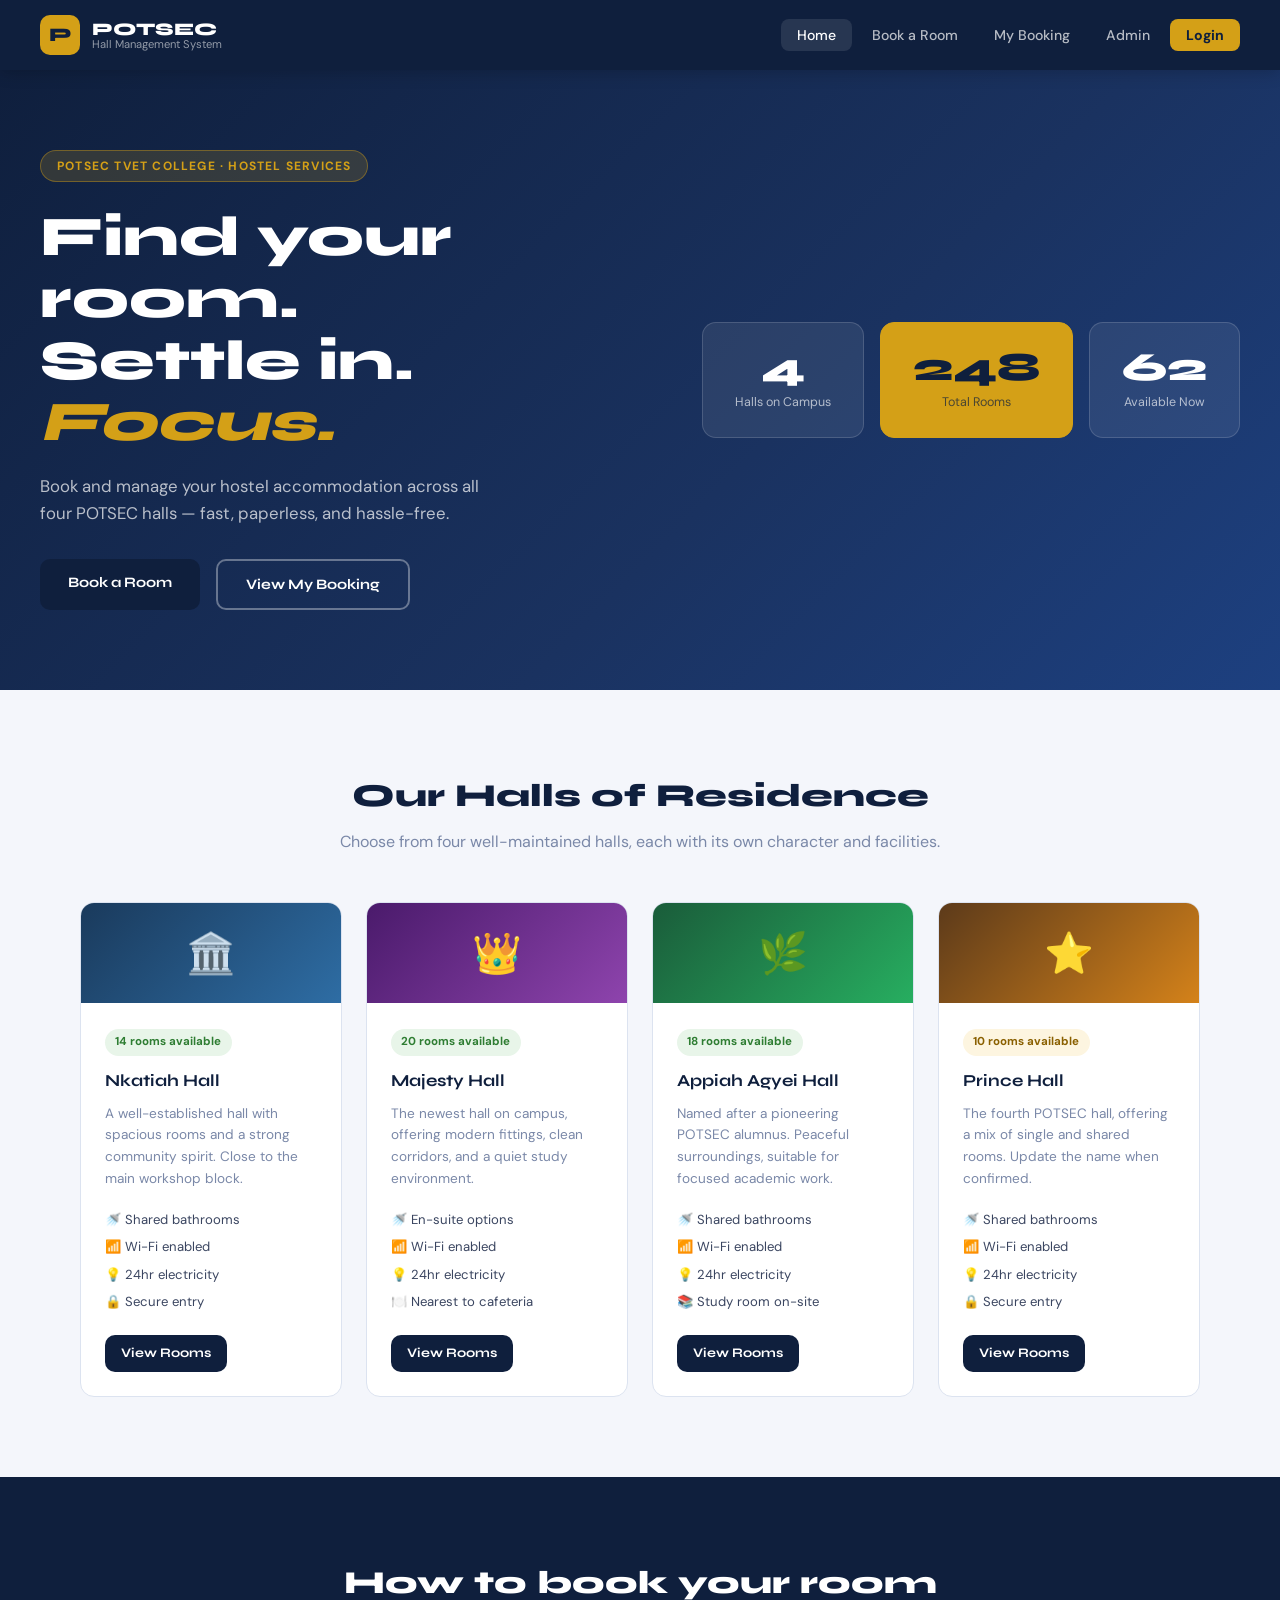
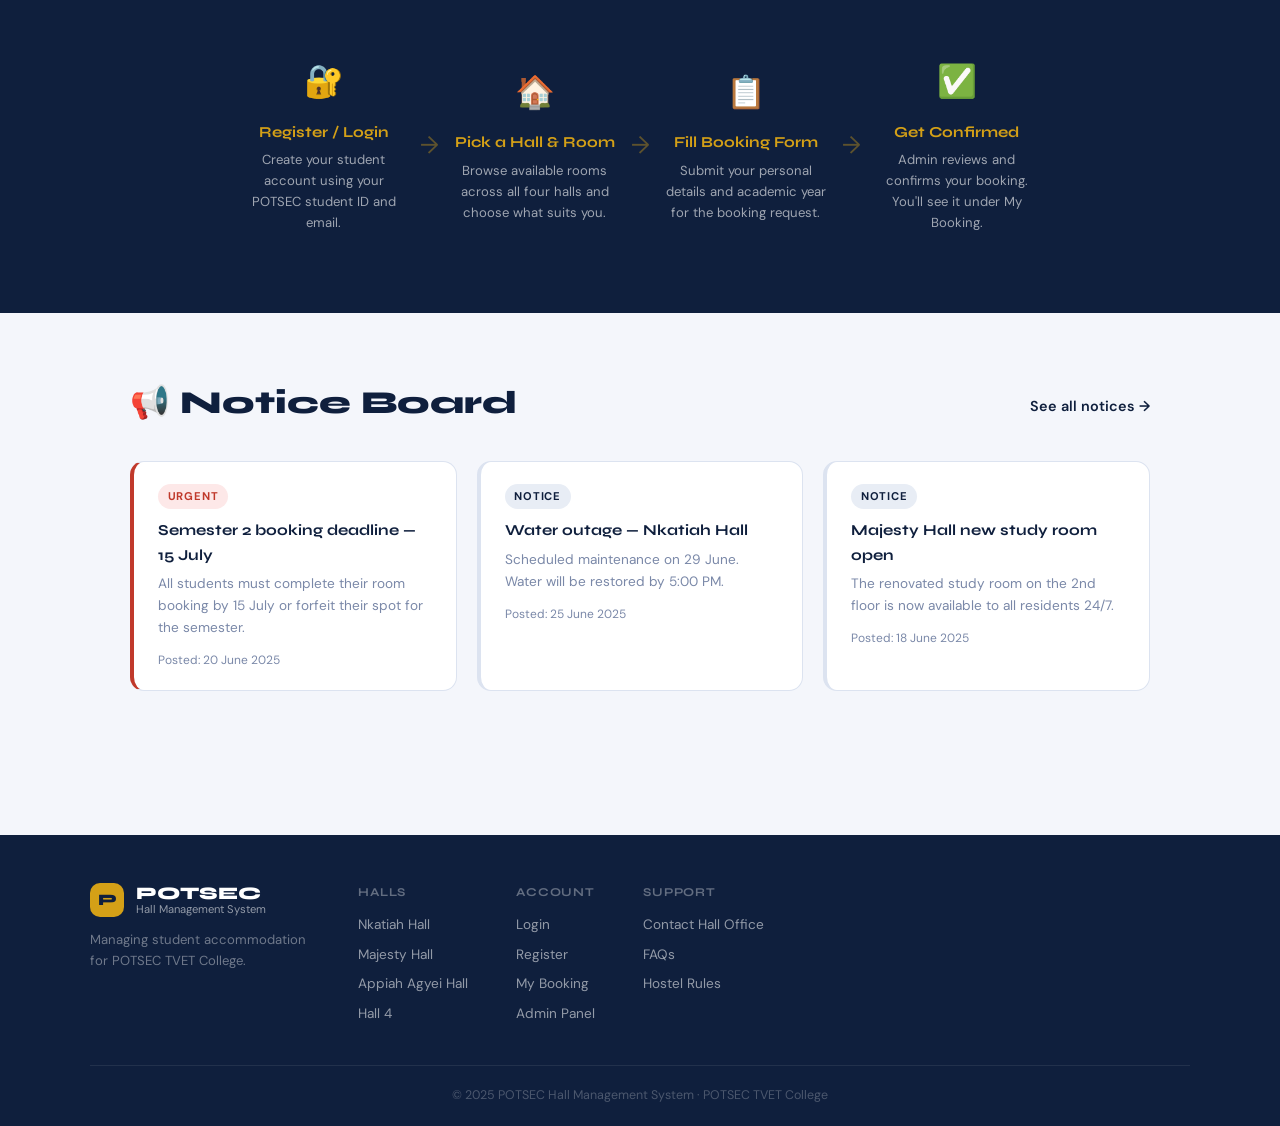
<file: index.html>
<!DOCTYPE html>
<html lang="en">
<head>
  <meta charset="UTF-8"/>
  <meta name="viewport" content="width=device-width, initial-scale=1.0"/>
  <title>POTSEC Hall Management System</title>
  <link rel="stylesheet" href="style.css"/>
  <link href="https://fonts.googleapis.com/css2?family=Syne:wght@400;600;700;800&family=DM+Sans:wght@400;500;600&display=swap" rel="stylesheet"/>
</head>
<body>

  <!-- NAVBAR -->
  <nav class="navbar">
    <a href="index.html" class="logo">
      <div class="logo-badge">P</div>
      <div>
        <div class="logo-name">POTSEC</div>
        <div class="logo-sub">Hall Management System</div>
      </div>
    </a>
    <ul class="nav-links">
      <li><a href="index.html" class="active">Home</a></li>
      <li><a href="rooms.html">Book a Room</a></li>
      <li><a href="mybooking.html">My Booking</a></li>
      <li><a href="admin.html">Admin</a></li>
      <li><a href="login.html" class="btn-nav">Login</a></li>
    </ul>
    <button class="menu-toggle" onclick="toggleMenu()">☰</button>
  </nav>

  <!-- HERO -->
  <section class="hero">
    <div class="hero-content">
      <span class="eyebrow">POTSEC TVET College · Hostel Services</span>
      <h1>Find your room.<br/>Settle in. <em>Focus.</em></h1>
      <p>Book and manage your hostel accommodation across all four POTSEC halls — fast, paperless, and hassle-free.</p>
      <div class="hero-actions">
        <a href="hall-rooms.html" class="btn-primary">Book a Room</a>
        <a href="hall-mybooking.html" class="btn-ghost">View My Booking</a>
      </div>
    </div>
    <div class="hero-stats">
      <div class="stat-card">
        <div class="stat-num">4</div>
        <div class="stat-label">Halls on Campus</div>
      </div>
      <div class="stat-card highlight">
        <div class="stat-num">248</div>
        <div class="stat-label">Total Rooms</div>
      </div>
      <div class="stat-card">
        <div class="stat-num">62</div>
        <div class="stat-label">Available Now</div>
      </div>
    </div>
  </section>

  <!-- HALLS OVERVIEW -->
  <section class="halls-section">
    <div class="section-head">
      <h2>Our Halls of Residence</h2>
      <p>Choose from four well-maintained halls, each with its own character and facilities.</p>
    </div>
    <div class="halls-grid">

      <div class="hall-card">
        <div class="hall-banner" style="background: linear-gradient(135deg,#1a3a5c,#2e6da4);">
          <span class="hall-icon">🏛️</span>
        </div>
        <div class="hall-body">
          <div class="hall-tag available">14 rooms available</div>
          <h3>Nkatiah Hall</h3>
          <p>A well-established hall with spacious rooms and a strong community spirit. Close to the main workshop block.</p>
          <ul class="hall-amenities">
            <li>🚿 Shared bathrooms</li>
            <li>📶 Wi-Fi enabled</li>
            <li>💡 24hr electricity</li>
            <li>🔒 Secure entry</li>
          </ul>
          <a href="hall-rooms.html?hall=nkatiah" class="btn-primary sm">View Rooms</a>
        </div>
      </div>

      <div class="hall-card">
        <div class="hall-banner" style="background: linear-gradient(135deg,#4a1a6b,#8e44ad);">
          <span class="hall-icon">👑</span>
        </div>
        <div class="hall-body">
          <div class="hall-tag available">20 rooms available</div>
          <h3>Majesty Hall</h3>
          <p>The newest hall on campus, offering modern fittings, clean corridors, and a quiet study environment.</p>
          <ul class="hall-amenities">
            <li>🚿 En-suite options</li>
            <li>📶 Wi-Fi enabled</li>
            <li>💡 24hr electricity</li>
            <li>🍽️ Nearest to cafeteria</li>
          </ul>
          <a href="hall-rooms.html?hall=majesty" class="btn-primary sm">View Rooms</a>
        </div>
      </div>

      <div class="hall-card">
        <div class="hall-banner" style="background: linear-gradient(135deg,#1a5c3a,#27ae60);">
          <span class="hall-icon">🌿</span>
        </div>
        <div class="hall-body">
          <div class="hall-tag available">18 rooms available</div>
          <h3>Appiah Agyei Hall</h3>
          <p>Named after a pioneering POTSEC alumnus. Peaceful surroundings, suitable for focused academic work.</p>
          <ul class="hall-amenities">
            <li>🚿 Shared bathrooms</li>
            <li>📶 Wi-Fi enabled</li>
            <li>💡 24hr electricity</li>
            <li>📚 Study room on-site</li>
          </ul>
          <a href="hall-rooms.html?hall=appiah" class="btn-primary sm">View Rooms</a>
        </div>
      </div>

      <div class="hall-card">
        <div class="hall-banner" style="background: linear-gradient(135deg,#5c3a1a,#d4821a);">
          <span class="hall-icon">⭐</span>
        </div>
        <div class="hall-body">
          <div class="hall-tag soon">10 rooms available</div>
          <h3>Prince Hall <span class="tbd"> </span></h3>
          <p>The fourth POTSEC hall, offering a mix of single and shared rooms. Update the name when confirmed.</p>
          <ul class="hall-amenities">
            <li>🚿 Shared bathrooms</li>
            <li>📶 Wi-Fi enabled</li>
            <li>💡 24hr electricity</li>
            <li>🔒 Secure entry</li>
          </ul>
          <a href="hall-rooms.html?hall=hall4" class="btn-primary sm">View Rooms</a>
        </div>
      </div>

    </div>
  </section>

  <!-- HOW IT WORKS -->
  <section class="how-section">
    <h2>How to book your room</h2>
    <div class="how-steps">
      <div class="how-step">
        <div class="how-icon">🔐</div>
        <h3>Register / Login</h3>
        <p>Create your student account using your POTSEC student ID and email.</p>
      </div>
      <div class="how-arrow">→</div>
      <div class="how-step">
        <div class="how-icon">🏠</div>
        <h3>Pick a Hall & Room</h3>
        <p>Browse available rooms across all four halls and choose what suits you.</p>
      </div>
      <div class="how-arrow">→</div>
      <div class="how-step">
        <div class="how-icon">📋</div>
        <h3>Fill Booking Form</h3>
        <p>Submit your personal details and academic year for the booking request.</p>
      </div>
      <div class="how-arrow">→</div>
      <div class="how-step">
        <div class="how-icon">✅</div>
        <h3>Get Confirmed</h3>
        <p>Admin reviews and confirms your booking. You'll see it under My Booking.</p>
      </div>
    </div>
  </section>

  <!-- NOTICES -->
  <section class="notices-section">
    <div class="section-head">
      <h2>📢 Notice Board</h2>
      <a href="#" class="see-all">See all notices →</a>
    </div>
    <div class="notices-grid">
      <div class="notice-card urgent">
        <span class="notice-tag urgent">Urgent</span>
        <h4>Semester 2 booking deadline — 15 July</h4>
        <p>All students must complete their room booking by 15 July or forfeit their spot for the semester.</p>
        <span class="notice-date">Posted: 20 June 2025</span>
      </div>
      <div class="notice-card">
        <span class="notice-tag info">Notice</span>
        <h4>Water outage — Nkatiah Hall</h4>
        <p>Scheduled maintenance on 29 June. Water will be restored by 5:00 PM.</p>
        <span class="notice-date">Posted: 25 June 2025</span>
      </div>
      <div class="notice-card">
        <span class="notice-tag info">Notice</span>
        <h4>Majesty Hall new study room open</h4>
        <p>The renovated study room on the 2nd floor is now available to all residents 24/7.</p>
        <span class="notice-date">Posted: 18 June 2025</span>
      </div>
    </div>
  </section>

  <!-- FOOTER -->
  <footer class="footer">
    <div class="footer-inner">
      <div class="footer-brand">
        <div class="logo">
          <div class="logo-badge sm">P</div>
          <div>
            <div class="logo-name">POTSEC</div>
            <div class="logo-sub">Hall Management System</div>
          </div>
        </div>
        <p>Managing student accommodation for POTSEC TVET College.</p>
      </div>
      <div class="footer-col">
        <h4>Halls</h4>
        <a href="hall-rooms.html?hall=nkatiah">Nkatiah Hall</a>
        <a href="hall-rooms.html?hall=majesty">Majesty Hall</a>
        <a href="hall-rooms.html?hall=appiah">Appiah Agyei Hall</a>
        <a href="hall-rooms.html?hall=hall4">Hall 4</a>
      </div>
      <div class="footer-col">
        <h4>Account</h4>
        <a href="hall-login.html">Login</a>
        <a href="hall-login.html">Register</a>
        <a href="hall-mybooking.html">My Booking</a>
        <a href="hall-admin.html">Admin Panel</a>
      </div>
      <div class="footer-col">
        <h4>Support</h4>
        <a href="#">Contact Hall Office</a>
        <a href="#">FAQs</a>
        <a href="#">Hostel Rules</a>
      </div>
    </div>
    <div class="footer-bottom">© 2025 POTSEC Hall Management System · POTSEC TVET College</div>
  </footer>

  <script>
    function toggleMenu() {
      document.querySelector('.nav-links').classList.toggle('open');
    }
  </script>

</body>
</html>
</file>
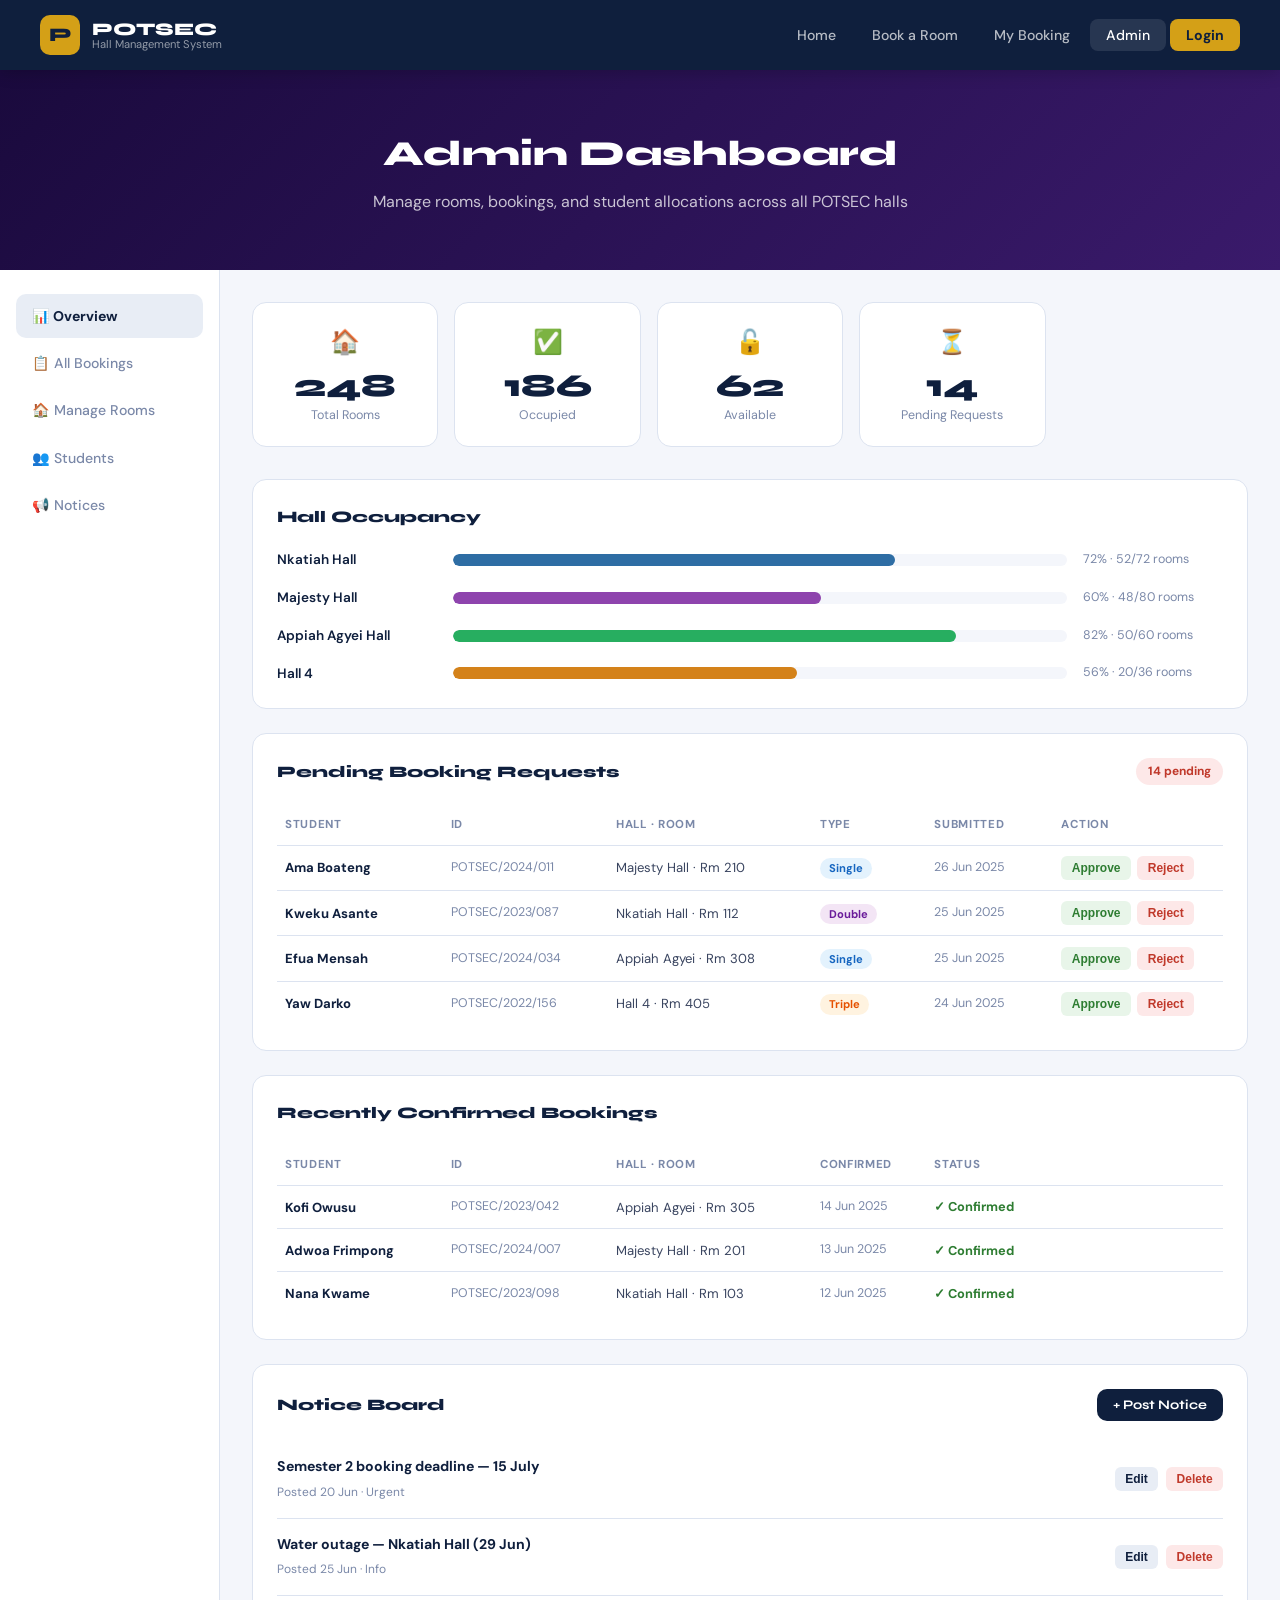
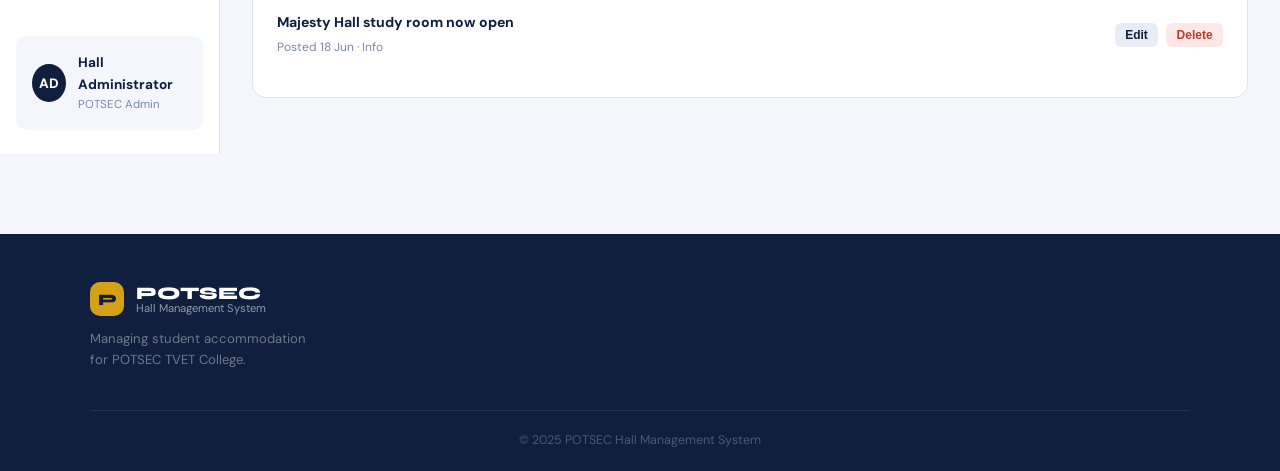
<file: hall-admin.html>
<!DOCTYPE html>
<html lang="en">
<head>
  <meta charset="UTF-8"/>
  <meta name="viewport" content="width=device-width, initial-scale=1.0"/>
  <title>Admin Dashboard – POTSEC Hall Management</title>
  <link rel="stylesheet" href="style.css"/>
  <link href="https://fonts.googleapis.com/css2?family=Syne:wght@400;600;700;800&family=DM+Sans:wght@400;500;600&display=swap" rel="stylesheet"/>
</head>
<body>

  <nav class="navbar">
    <a href="index.html" class="logo">
      <div class="logo-badge">P</div>
      <div><div class="logo-name">POTSEC</div><div class="logo-sub">Hall Management System</div></div>
    </a>
    <ul class="nav-links">
      <li><a href="index.html">Home</a></li>
      <li><a href="hall-rooms.html">Book a Room</a></li>
      <li><a href="hall-mybooking.html">My Booking</a></li>
      <li><a href="hall-admin.html" class="active">Admin</a></li>
      <li><a href="hall-login.html" class="btn-nav">Login</a></li>
    </ul>
    <button class="menu-toggle" onclick="document.querySelector('.nav-links').classList.toggle('open')">☰</button>
  </nav>

  <div class="page-banner admin">
    <h1>Admin Dashboard</h1>
    <p>Manage rooms, bookings, and student allocations across all POTSEC halls</p>
  </div>

  <section class="admin-layout">

    <!-- Sidebar -->
    <aside class="admin-sidebar">
      <nav class="admin-nav">
        <a href="#overview" class="admin-nav-item active">📊 Overview</a>
        <a href="#bookings" class="admin-nav-item">📋 All Bookings</a>
        <a href="#rooms" class="admin-nav-item">🏠 Manage Rooms</a>
        <a href="#students" class="admin-nav-item">👥 Students</a>
        <a href="#notices" class="admin-nav-item">📢 Notices</a>
      </nav>
      <div class="admin-sidebar-info">
        <div class="admin-avatar">AD</div>
        <div>
          <div class="admin-name">Hall Administrator</div>
          <div class="admin-role">POTSEC Admin</div>
        </div>
      </div>
    </aside>

    <!-- Main Content -->
    <div class="admin-main">

      <!-- Stats Row -->
      <div class="admin-stats" id="overview">
        <div class="admin-stat-card">
          <div class="ast-icon blue">🏠</div>
          <div class="ast-num">248</div>
          <div class="ast-label">Total Rooms</div>
        </div>
        <div class="admin-stat-card">
          <div class="ast-icon green">✅</div>
          <div class="ast-num">186</div>
          <div class="ast-label">Occupied</div>
        </div>
        <div class="admin-stat-card">
          <div class="ast-icon orange">🔓</div>
          <div class="ast-num">62</div>
          <div class="ast-label">Available</div>
        </div>
        <div class="admin-stat-card">
          <div class="ast-icon purple">⏳</div>
          <div class="ast-num">14</div>
          <div class="ast-label">Pending Requests</div>
        </div>
      </div>

      <!-- Hall Occupancy -->
      <div class="admin-section">
        <h3>Hall Occupancy</h3>
        <div class="hall-bars">
          <div class="hall-bar-row">
            <span class="hbr-name">Nkatiah Hall</span>
            <div class="hbr-track">
              <div class="hbr-fill nkatiah" style="width:72%"></div>
            </div>
            <span class="hbr-pct">72% · 52/72 rooms</span>
          </div>
          <div class="hall-bar-row">
            <span class="hbr-name">Majesty Hall</span>
            <div class="hbr-track">
              <div class="hbr-fill majesty" style="width:60%"></div>
            </div>
            <span class="hbr-pct">60% · 48/80 rooms</span>
          </div>
          <div class="hall-bar-row">
            <span class="hbr-name">Appiah Agyei Hall</span>
            <div class="hbr-track">
              <div class="hbr-fill appiah" style="width:82%"></div>
            </div>
            <span class="hbr-pct">82% · 50/60 rooms</span>
          </div>
          <div class="hall-bar-row">
            <span class="hbr-name">Hall 4</span>
            <div class="hbr-track">
              <div class="hbr-fill hall4" style="width:56%"></div>
            </div>
            <span class="hbr-pct">56% · 20/36 rooms</span>
          </div>
        </div>
      </div>

      <!-- Pending Bookings -->
      <div class="admin-section" id="bookings">
        <div class="admin-section-header">
          <h3>Pending Booking Requests</h3>
          <span class="pending-badge">14 pending</span>
        </div>
        <div class="bookings-table">
          <div class="bt-header">
            <span>Student</span>
            <span>ID</span>
            <span>Hall · Room</span>
            <span>Type</span>
            <span>Submitted</span>
            <span>Action</span>
          </div>

          <div class="bt-row">
            <span class="bt-name">Ama Boateng</span>
            <span class="bt-id">POTSEC/2024/011</span>
            <span>Majesty Hall · Rm 210</span>
            <span><span class="type-tag single">Single</span></span>
            <span class="bt-date">26 Jun 2025</span>
            <span class="bt-actions">
              <button class="action-approve" onclick="approve(this)">Approve</button>
              <button class="action-reject" onclick="reject(this)">Reject</button>
            </span>
          </div>

          <div class="bt-row">
            <span class="bt-name">Kweku Asante</span>
            <span class="bt-id">POTSEC/2023/087</span>
            <span>Nkatiah Hall · Rm 112</span>
            <span><span class="type-tag double">Double</span></span>
            <span class="bt-date">25 Jun 2025</span>
            <span class="bt-actions">
              <button class="action-approve" onclick="approve(this)">Approve</button>
              <button class="action-reject" onclick="reject(this)">Reject</button>
            </span>
          </div>

          <div class="bt-row">
            <span class="bt-name">Efua Mensah</span>
            <span class="bt-id">POTSEC/2024/034</span>
            <span>Appiah Agyei · Rm 308</span>
            <span><span class="type-tag single">Single</span></span>
            <span class="bt-date">25 Jun 2025</span>
            <span class="bt-actions">
              <button class="action-approve" onclick="approve(this)">Approve</button>
              <button class="action-reject" onclick="reject(this)">Reject</button>
            </span>
          </div>

          <div class="bt-row">
            <span class="bt-name">Yaw Darko</span>
            <span class="bt-id">POTSEC/2022/156</span>
            <span>Hall 4 · Rm 405</span>
            <span><span class="type-tag triple">Triple</span></span>
            <span class="bt-date">24 Jun 2025</span>
            <span class="bt-actions">
              <button class="action-approve" onclick="approve(this)">Approve</button>
              <button class="action-reject" onclick="reject(this)">Reject</button>
            </span>
          </div>

        </div>
      </div>

      <!-- Recent Confirmed -->
      <div class="admin-section" id="students">
        <h3>Recently Confirmed Bookings</h3>
        <div class="bookings-table">
          <div class="bt-header">
            <span>Student</span>
            <span>ID</span>
            <span>Hall · Room</span>
            <span>Confirmed</span>
            <span>Status</span>
          </div>
          <div class="bt-row">
            <span class="bt-name">Kofi Owusu</span>
            <span class="bt-id">POTSEC/2023/042</span>
            <span>Appiah Agyei · Rm 305</span>
            <span class="bt-date">14 Jun 2025</span>
            <span><span class="status-confirmed">✓ Confirmed</span></span>
          </div>
          <div class="bt-row">
            <span class="bt-name">Adwoa Frimpong</span>
            <span class="bt-id">POTSEC/2024/007</span>
            <span>Majesty Hall · Rm 201</span>
            <span class="bt-date">13 Jun 2025</span>
            <span><span class="status-confirmed">✓ Confirmed</span></span>
          </div>
          <div class="bt-row">
            <span class="bt-name">Nana Kwame</span>
            <span class="bt-id">POTSEC/2023/098</span>
            <span>Nkatiah Hall · Rm 103</span>
            <span class="bt-date">12 Jun 2025</span>
            <span><span class="status-confirmed">✓ Confirmed</span></span>
          </div>
        </div>
      </div>

      <!-- Notices Management -->
      <div class="admin-section" id="notices">
        <div class="admin-section-header">
          <h3>Notice Board</h3>
          <button class="btn-primary sm" onclick="alert('Post Notice form would open here')">+ Post Notice</button>
        </div>
        <div class="notice-manage-list">
          <div class="notice-manage-row">
            <div>
              <strong>Semester 2 booking deadline — 15 July</strong>
              <span class="nm-date">Posted 20 Jun · Urgent</span>
            </div>
            <div class="nm-actions">
              <button class="action-edit">Edit</button>
              <button class="action-reject">Delete</button>
            </div>
          </div>
          <div class="notice-manage-row">
            <div>
              <strong>Water outage — Nkatiah Hall (29 Jun)</strong>
              <span class="nm-date">Posted 25 Jun · Info</span>
            </div>
            <div class="nm-actions">
              <button class="action-edit">Edit</button>
              <button class="action-reject">Delete</button>
            </div>
          </div>
          <div class="notice-manage-row">
            <div>
              <strong>Majesty Hall study room now open</strong>
              <span class="nm-date">Posted 18 Jun · Info</span>
            </div>
            <div class="nm-actions">
              <button class="action-edit">Edit</button>
              <button class="action-reject">Delete</button>
            </div>
          </div>
        </div>
      </div>

    </div>
  </section>

  <footer class="footer">
    <div class="footer-inner">
      <div class="footer-brand">
        <div class="logo"><div class="logo-badge sm">P</div><div><div class="logo-name">POTSEC</div><div class="logo-sub">Hall Management System</div></div></div>
        <p>Managing student accommodation for POTSEC TVET College.</p>
      </div>
    </div>
    <div class="footer-bottom">© 2025 POTSEC Hall Management System</div>
  </footer>

  <script>
    function approve(btn) {
      const row = btn.closest('.bt-row');
      row.querySelector('.bt-actions').innerHTML = '<span class="status-confirmed">✓ Approved</span>';
    }
    function reject(btn) {
      const row = btn.closest('.bt-row');
      row.style.opacity = '0.4';
      row.querySelector('.bt-actions').innerHTML = '<span style="color:#c0392b;font-weight:600;">✕ Rejected</span>';
    }
  </script>

</body>
</html>
</file>
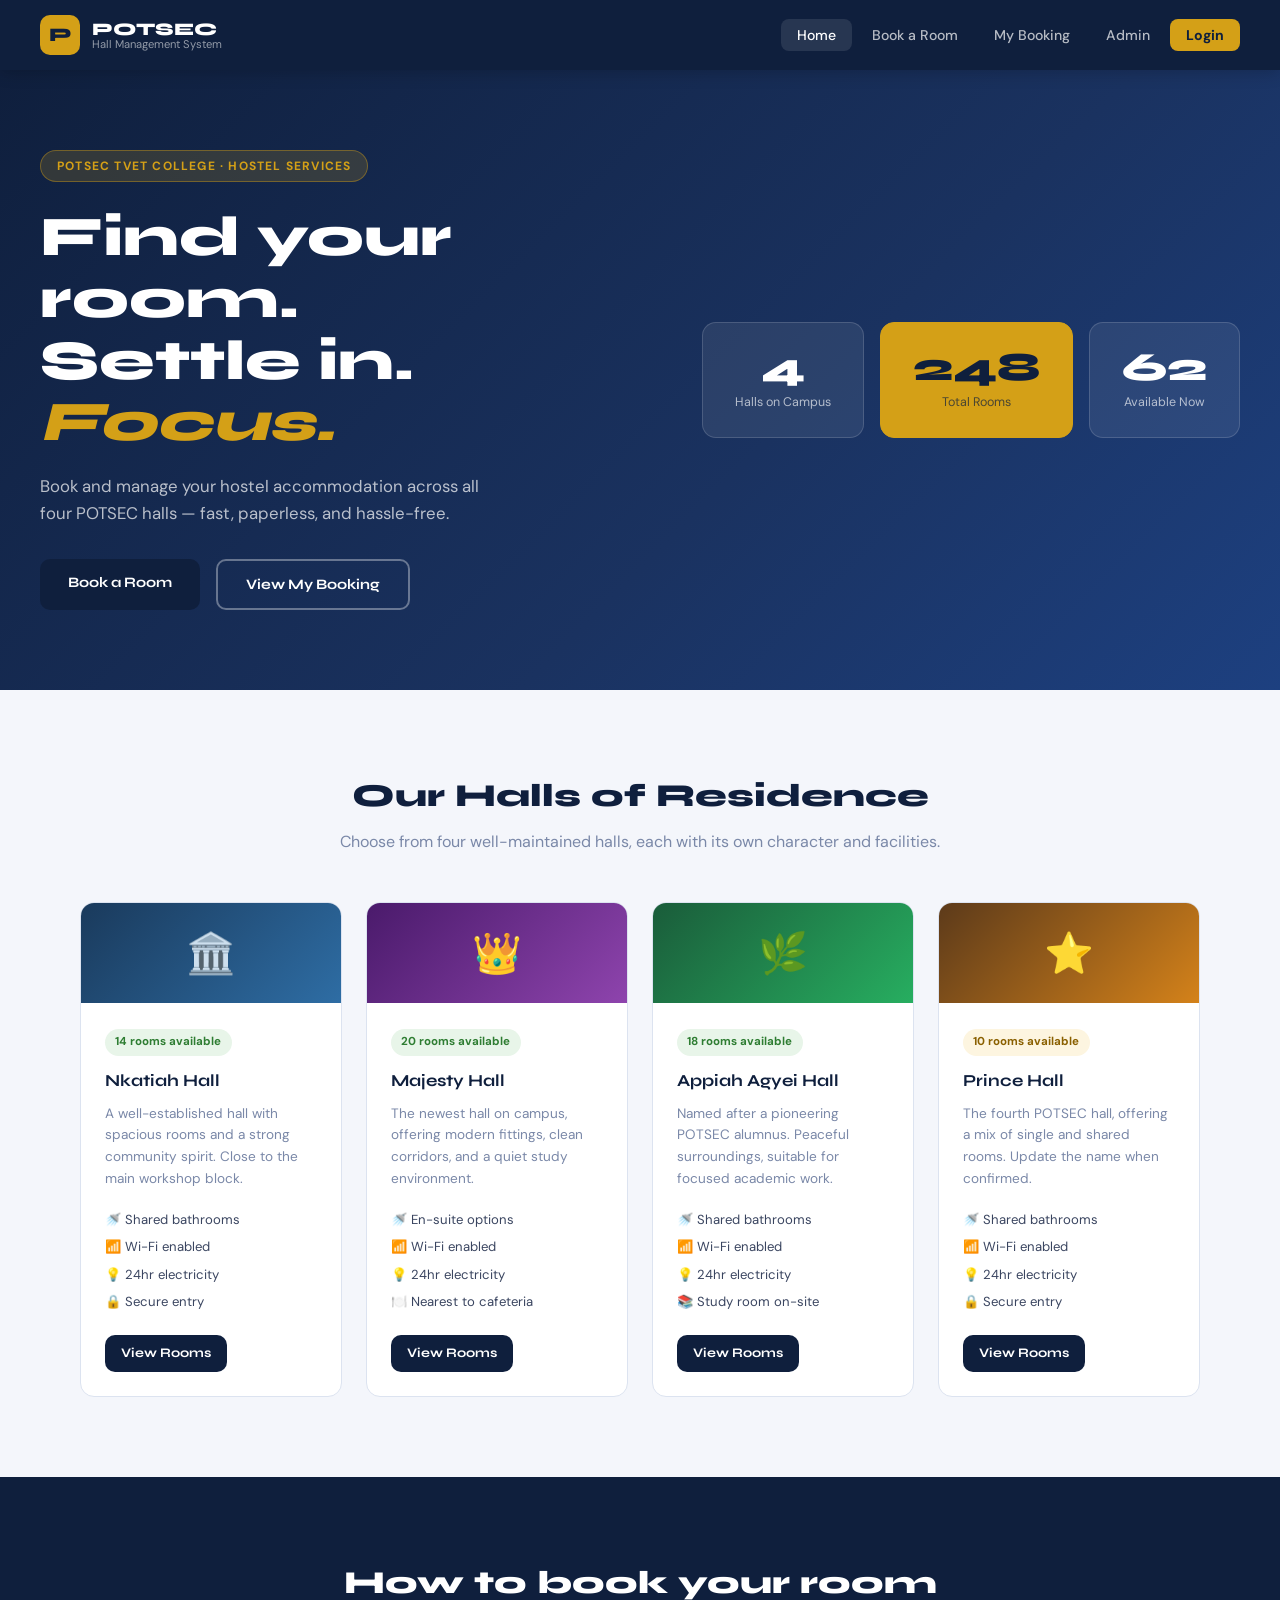
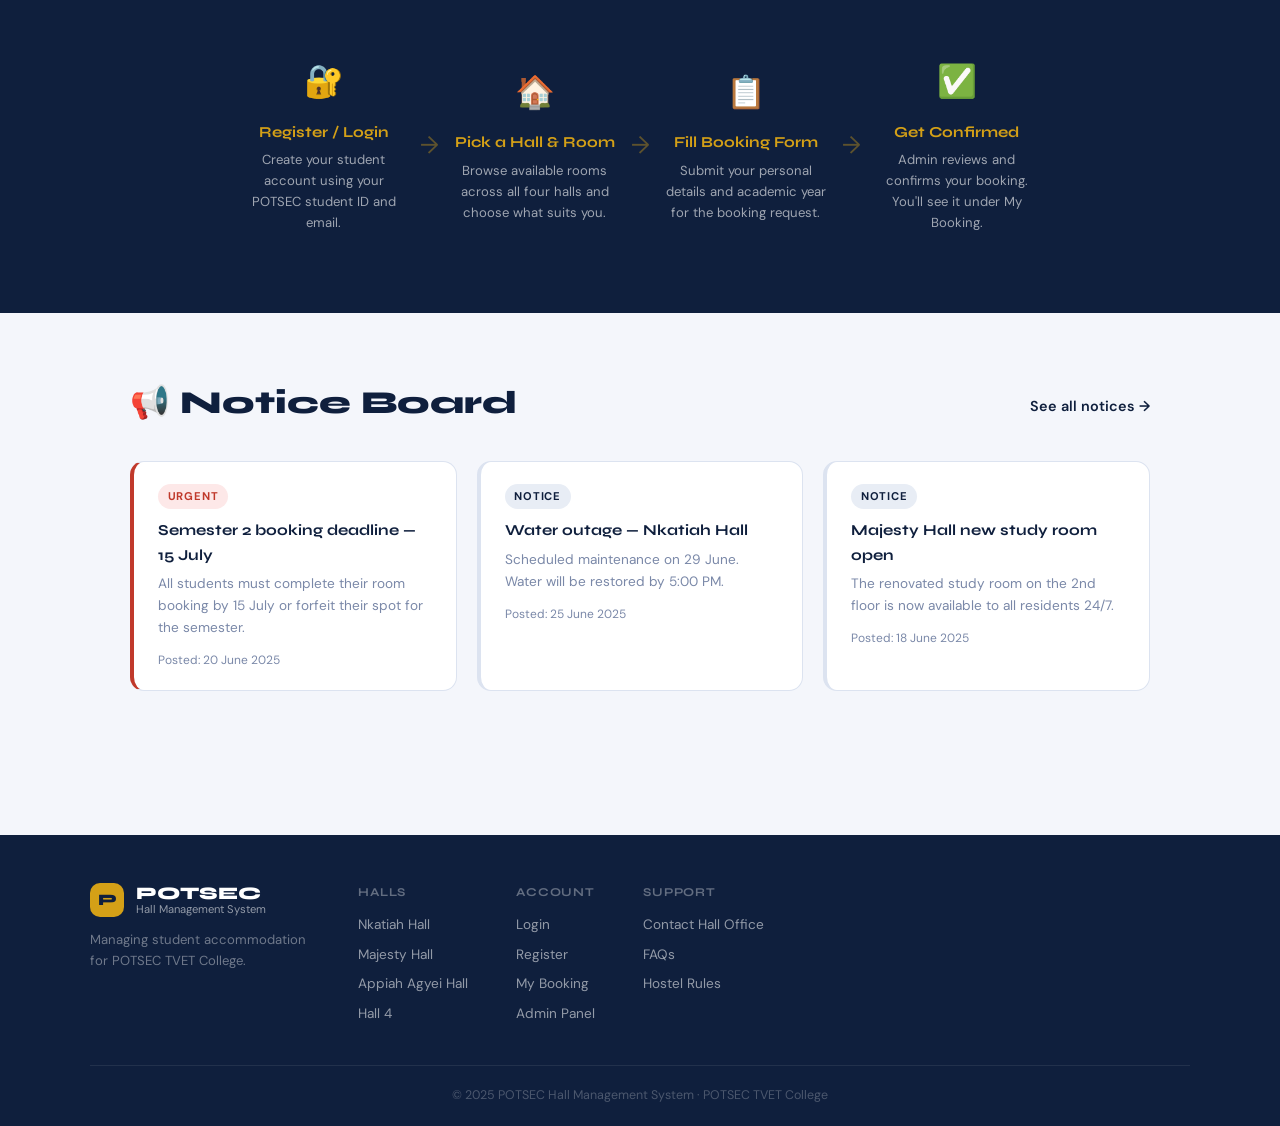
<file: hall-index.html>
<!DOCTYPE html>
<html lang="en">
<head>
  <meta charset="UTF-8"/>
  <meta name="viewport" content="width=device-width, initial-scale=1.0"/>
  <title>POTSEC Hall Management System</title>
  <link rel="stylesheet" href="hall-style.css"/>
  <link href="https://fonts.googleapis.com/css2?family=Syne:wght@400;600;700;800&family=DM+Sans:wght@400;500;600&display=swap" rel="stylesheet"/>
</head>
<body>

  <!-- NAVBAR -->
  <nav class="navbar">
    <a href="hall-index.html" class="logo">
      <div class="logo-badge">P</div>
      <div>
        <div class="logo-name">POTSEC</div>
        <div class="logo-sub">Hall Management System</div>
      </div>
    </a>
    <ul class="nav-links">
      <li><a href="hall-index.html" class="active">Home</a></li>
      <li><a href="hall-rooms.html">Book a Room</a></li>
      <li><a href="hall-mybooking.html">My Booking</a></li>
      <li><a href="hall-admin.html">Admin</a></li>
      <li><a href="hall-login.html" class="btn-nav">Login</a></li>
    </ul>
    <button class="menu-toggle" onclick="toggleMenu()">☰</button>
  </nav>

  <!-- HERO -->
  <section class="hero">
    <div class="hero-content">
      <span class="eyebrow">POTSEC TVET College · Hostel Services</span>
      <h1>Find your room.<br/>Settle in. <em>Focus.</em></h1>
      <p>Book and manage your hostel accommodation across all four POTSEC halls — fast, paperless, and hassle-free.</p>
      <div class="hero-actions">
        <a href="hall-rooms.html" class="btn-primary">Book a Room</a>
        <a href="hall-mybooking.html" class="btn-ghost">View My Booking</a>
      </div>
    </div>
    <div class="hero-stats">
      <div class="stat-card">
        <div class="stat-num">4</div>
        <div class="stat-label">Halls on Campus</div>
      </div>
      <div class="stat-card highlight">
        <div class="stat-num">248</div>
        <div class="stat-label">Total Rooms</div>
      </div>
      <div class="stat-card">
        <div class="stat-num">62</div>
        <div class="stat-label">Available Now</div>
      </div>
    </div>
  </section>

  <!-- HALLS OVERVIEW -->
  <section class="halls-section">
    <div class="section-head">
      <h2>Our Halls of Residence</h2>
      <p>Choose from four well-maintained halls, each with its own character and facilities.</p>
    </div>
    <div class="halls-grid">

      <div class="hall-card">
        <div class="hall-banner" style="background: linear-gradient(135deg,#1a3a5c,#2e6da4);">
          <span class="hall-icon">🏛️</span>
        </div>
        <div class="hall-body">
          <div class="hall-tag available">14 rooms available</div>
          <h3>Nkatiah Hall</h3>
          <p>A well-established hall with spacious rooms and a strong community spirit. Close to the main workshop block.</p>
          <ul class="hall-amenities">
            <li>🚿 Shared bathrooms</li>
            <li>📶 Wi-Fi enabled</li>
            <li>💡 24hr electricity</li>
            <li>🔒 Secure entry</li>
          </ul>
          <a href="hall-rooms.html?hall=nkatiah" class="btn-primary sm">View Rooms</a>
        </div>
      </div>

      <div class="hall-card">
        <div class="hall-banner" style="background: linear-gradient(135deg,#4a1a6b,#8e44ad);">
          <span class="hall-icon">👑</span>
        </div>
        <div class="hall-body">
          <div class="hall-tag available">20 rooms available</div>
          <h3>Majesty Hall</h3>
          <p>The newest hall on campus, offering modern fittings, clean corridors, and a quiet study environment.</p>
          <ul class="hall-amenities">
            <li>🚿 En-suite options</li>
            <li>📶 Wi-Fi enabled</li>
            <li>💡 24hr electricity</li>
            <li>🍽️ Nearest to cafeteria</li>
          </ul>
          <a href="hall-rooms.html?hall=majesty" class="btn-primary sm">View Rooms</a>
        </div>
      </div>

      <div class="hall-card">
        <div class="hall-banner" style="background: linear-gradient(135deg,#1a5c3a,#27ae60);">
          <span class="hall-icon">🌿</span>
        </div>
        <div class="hall-body">
          <div class="hall-tag available">18 rooms available</div>
          <h3>Appiah Agyei Hall</h3>
          <p>Named after a pioneering POTSEC alumnus. Peaceful surroundings, suitable for focused academic work.</p>
          <ul class="hall-amenities">
            <li>🚿 Shared bathrooms</li>
            <li>📶 Wi-Fi enabled</li>
            <li>💡 24hr electricity</li>
            <li>📚 Study room on-site</li>
          </ul>
          <a href="hall-rooms.html?hall=appiah" class="btn-primary sm">View Rooms</a>
        </div>
      </div>

      <div class="hall-card">
        <div class="hall-banner" style="background: linear-gradient(135deg,#5c3a1a,#d4821a);">
          <span class="hall-icon">⭐</span>
        </div>
        <div class="hall-body">
          <div class="hall-tag soon">10 rooms available</div>
          <h3>Prince Hall <span class="tbd"> </span></h3>
          <p>The fourth POTSEC hall, offering a mix of single and shared rooms. Update the name when confirmed.</p>
          <ul class="hall-amenities">
            <li>🚿 Shared bathrooms</li>
            <li>📶 Wi-Fi enabled</li>
            <li>💡 24hr electricity</li>
            <li>🔒 Secure entry</li>
          </ul>
          <a href="hall-rooms.html?hall=hall4" class="btn-primary sm">View Rooms</a>
        </div>
      </div>

    </div>
  </section>

  <!-- HOW IT WORKS -->
  <section class="how-section">
    <h2>How to book your room</h2>
    <div class="how-steps">
      <div class="how-step">
        <div class="how-icon">🔐</div>
        <h3>Register / Login</h3>
        <p>Create your student account using your POTSEC student ID and email.</p>
      </div>
      <div class="how-arrow">→</div>
      <div class="how-step">
        <div class="how-icon">🏠</div>
        <h3>Pick a Hall & Room</h3>
        <p>Browse available rooms across all four halls and choose what suits you.</p>
      </div>
      <div class="how-arrow">→</div>
      <div class="how-step">
        <div class="how-icon">📋</div>
        <h3>Fill Booking Form</h3>
        <p>Submit your personal details and academic year for the booking request.</p>
      </div>
      <div class="how-arrow">→</div>
      <div class="how-step">
        <div class="how-icon">✅</div>
        <h3>Get Confirmed</h3>
        <p>Admin reviews and confirms your booking. You'll see it under My Booking.</p>
      </div>
    </div>
  </section>

  <!-- NOTICES -->
  <section class="notices-section">
    <div class="section-head">
      <h2>📢 Notice Board</h2>
      <a href="#" class="see-all">See all notices →</a>
    </div>
    <div class="notices-grid">
      <div class="notice-card urgent">
        <span class="notice-tag urgent">Urgent</span>
        <h4>Semester 2 booking deadline — 15 July</h4>
        <p>All students must complete their room booking by 15 July or forfeit their spot for the semester.</p>
        <span class="notice-date">Posted: 20 June 2025</span>
      </div>
      <div class="notice-card">
        <span class="notice-tag info">Notice</span>
        <h4>Water outage — Nkatiah Hall</h4>
        <p>Scheduled maintenance on 29 June. Water will be restored by 5:00 PM.</p>
        <span class="notice-date">Posted: 25 June 2025</span>
      </div>
      <div class="notice-card">
        <span class="notice-tag info">Notice</span>
        <h4>Majesty Hall new study room open</h4>
        <p>The renovated study room on the 2nd floor is now available to all residents 24/7.</p>
        <span class="notice-date">Posted: 18 June 2025</span>
      </div>
    </div>
  </section>

  <!-- FOOTER -->
  <footer class="footer">
    <div class="footer-inner">
      <div class="footer-brand">
        <div class="logo">
          <div class="logo-badge sm">P</div>
          <div>
            <div class="logo-name">POTSEC</div>
            <div class="logo-sub">Hall Management System</div>
          </div>
        </div>
        <p>Managing student accommodation for POTSEC TVET College.</p>
      </div>
      <div class="footer-col">
        <h4>Halls</h4>
        <a href="hall-rooms.html?hall=nkatiah">Nkatiah Hall</a>
        <a href="hall-rooms.html?hall=majesty">Majesty Hall</a>
        <a href="hall-rooms.html?hall=appiah">Appiah Agyei Hall</a>
        <a href="hall-rooms.html?hall=hall4">Hall 4</a>
      </div>
      <div class="footer-col">
        <h4>Account</h4>
        <a href="hall-login.html">Login</a>
        <a href="hall-login.html">Register</a>
        <a href="hall-mybooking.html">My Booking</a>
        <a href="hall-admin.html">Admin Panel</a>
      </div>
      <div class="footer-col">
        <h4>Support</h4>
        <a href="#">Contact Hall Office</a>
        <a href="#">FAQs</a>
        <a href="#">Hostel Rules</a>
      </div>
    </div>
    <div class="footer-bottom">© 2025 POTSEC Hall Management System · POTSEC TVET College</div>
  </footer>

  <script>
    function toggleMenu() {
      document.querySelector('.nav-links').classList.toggle('open');
    }
  </script>

</body>
</html>
</file>
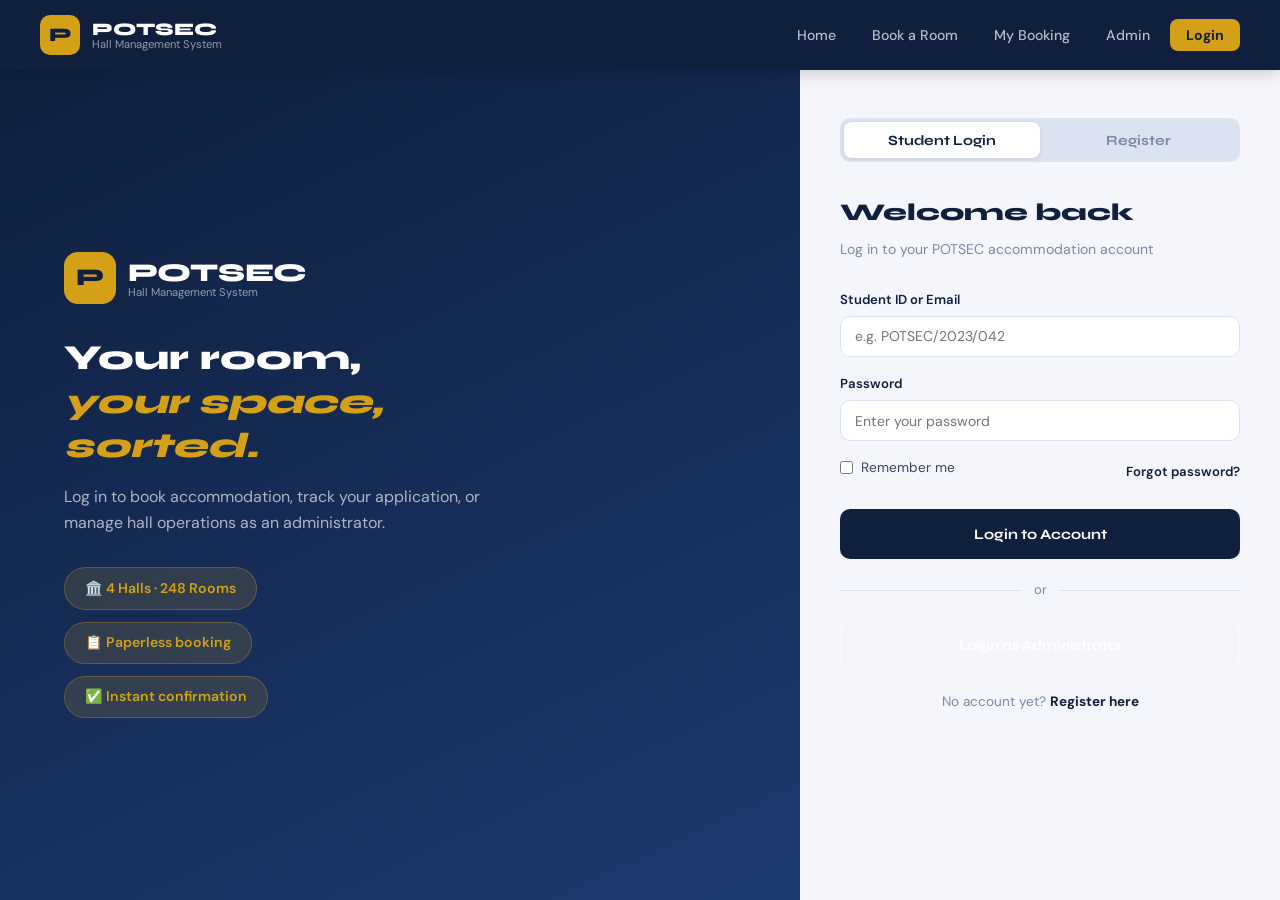
<file: hall-login.html>
<!DOCTYPE html>
<html lang="en">
<head>
  <meta charset="UTF-8"/>
  <meta name="viewport" content="width=device-width, initial-scale=1.0"/>
  <title>Login – POTSEC Hall Management</title>
  <link rel="stylesheet" href="hall-style.css"/>
  <link href="https://fonts.googleapis.com/css2?family=Syne:wght@400;600;700;800&family=DM+Sans:wght@400;500;600&display=swap" rel="stylesheet"/>
</head>
<body>

  <nav class="navbar">
    <a href="index.html" class="logo">
      <div class="logo-badge">P</div>
      <div><div class="logo-name">POTSEC</div><div class="logo-sub">Hall Management System</div></div>
    </a>
    <ul class="nav-links">
      <li><a href="index.html">Home</a></li>
      <li><a href="hall-rooms.html">Book a Room</a></li>
      <li><a href="hall-mybooking.html">My Booking</a></li>
      <li><a href="hall-admin.html">Admin</a></li>
      <li><a href="hall-login.html" class="btn-nav active">Login</a></li>
    </ul>
    <button class="menu-toggle" onclick="document.querySelector('.nav-links').classList.toggle('open')">☰</button>
  </nav>

  <section class="auth-layout">

    <!-- Left Brand Panel -->
    <div class="auth-brand">
      <div class="auth-brand-inner">
        <div class="logo" style="margin-bottom:2rem;">
          <div class="logo-badge lg">P</div>
          <div><div class="logo-name" style="font-size:1.6rem;">POTSEC</div><div class="logo-sub">Hall Management System</div></div>
        </div>
        <h2>Your room,<br/><em>your space, sorted.</em></h2>
        <p>Log in to book accommodation, track your application, or manage hall operations as an administrator.</p>
        <div class="auth-highlights">
          <div class="auth-hl">🏛️ 4 Halls · 248 Rooms</div>
          <div class="auth-hl">📋 Paperless booking</div>
          <div class="auth-hl">✅ Instant confirmation</div>
        </div>
      </div>
    </div>

    <!-- Right Form Panel -->
    <div class="auth-form-panel">

      <div class="auth-tabs">
        <button class="auth-tab active" onclick="showTab('login')">Student Login</button>
        <button class="auth-tab" onclick="showTab('register')">Register</button>
      </div>

      <!-- Login -->
      <div id="login-form" class="auth-form active">
        <h2>Welcome back</h2>
        <p class="auth-sub">Log in to your POTSEC accommodation account</p>

        <div class="form-group">
          <label>Student ID or Email</label>
          <input type="text" placeholder="e.g. POTSEC/2023/042"/>
        </div>
        <div class="form-group">
          <label>Password</label>
          <input type="password" placeholder="Enter your password"/>
        </div>
        <div style="display:flex;justify-content:space-between;align-items:center;margin-bottom:1.5rem;">
          <label class="check-label"><input type="checkbox"/> Remember me</label>
          <a href="#" class="link-sm">Forgot password?</a>
        </div>
        <a href="hall-mybooking.html" class="btn-primary" style="display:block;text-align:center;padding:0.85rem;">Login to Account</a>

        <div class="auth-divider"><span>or</span></div>

        <a href="hall-admin.html" class="btn-ghost" style="display:block;text-align:center;padding:0.75rem;border-radius:10px;font-weight:600;">Login as Administrator</a>
        <p class="auth-switch">No account yet? <a href="#" onclick="showTab('register')">Register here</a></p>
      </div>

      <!-- Register -->
      <div id="register-form" class="auth-form">
        <h2>Create account</h2>
        <p class="auth-sub">Register to start your room booking</p>

        <div class="form-row">
          <div class="form-group">
            <label>First Name</label>
            <input type="text" placeholder="e.g. Kofi"/>
          </div>
          <div class="form-group">
            <label>Last Name</label>
            <input type="text" placeholder="e.g. Owusu"/>
          </div>
        </div>
        <div class="form-group">
          <label>POTSEC Student ID</label>
          <input type="text" placeholder="e.g. POTSEC/2024/001"/>
        </div>
        <div class="form-group">
          <label>School Email</label>
          <input type="email" placeholder="e.g. kofi@potsec.edu.gh"/>
        </div>
        <div class="form-row">
          <div class="form-group">
            <label>Programme</label>
            <input type="text" placeholder="e.g. Electrical Eng."/>
          </div>
          <div class="form-group">
            <label>Level</label>
            <select>
              <option>Level 100</option>
              <option>Level 200</option>
              <option>Level 300</option>
            </select>
          </div>
        </div>
        <div class="form-group">
          <label>Gender</label>
          <select>
            <option>Select gender</option>
            <option>Male</option>
            <option>Female</option>
          </select>
        </div>
        <div class="form-row">
          <div class="form-group">
            <label>Password</label>
            <input type="password" placeholder="Create password"/>
          </div>
          <div class="form-group">
            <label>Confirm Password</label>
            <input type="password" placeholder="Repeat password"/>
          </div>
        </div>
        <label class="check-label" style="margin-bottom:1.5rem;"><input type="checkbox"/> I agree to the <a href="#" class="link-sm">hostel terms & rules</a></label>
        <a href="hall-rooms.html" class="btn-primary" style="display:block;text-align:center;padding:0.85rem;">Create Account</a>
        <p class="auth-switch">Already registered? <a href="#" onclick="showTab('login')">Login here</a></p>
      </div>

    </div>
  </section>

  <script>
    function showTab(tab) {
      document.querySelectorAll('.auth-form').forEach(f => f.classList.remove('active'));
      document.querySelectorAll('.auth-tab').forEach(t => t.classList.remove('active'));
      document.getElementById(tab + '-form').classList.add('active');
      document.querySelectorAll('.auth-tab')[tab === 'login' ? 0 : 1].classList.add('active');
    }
  </script>

</body>
</html>
</file>
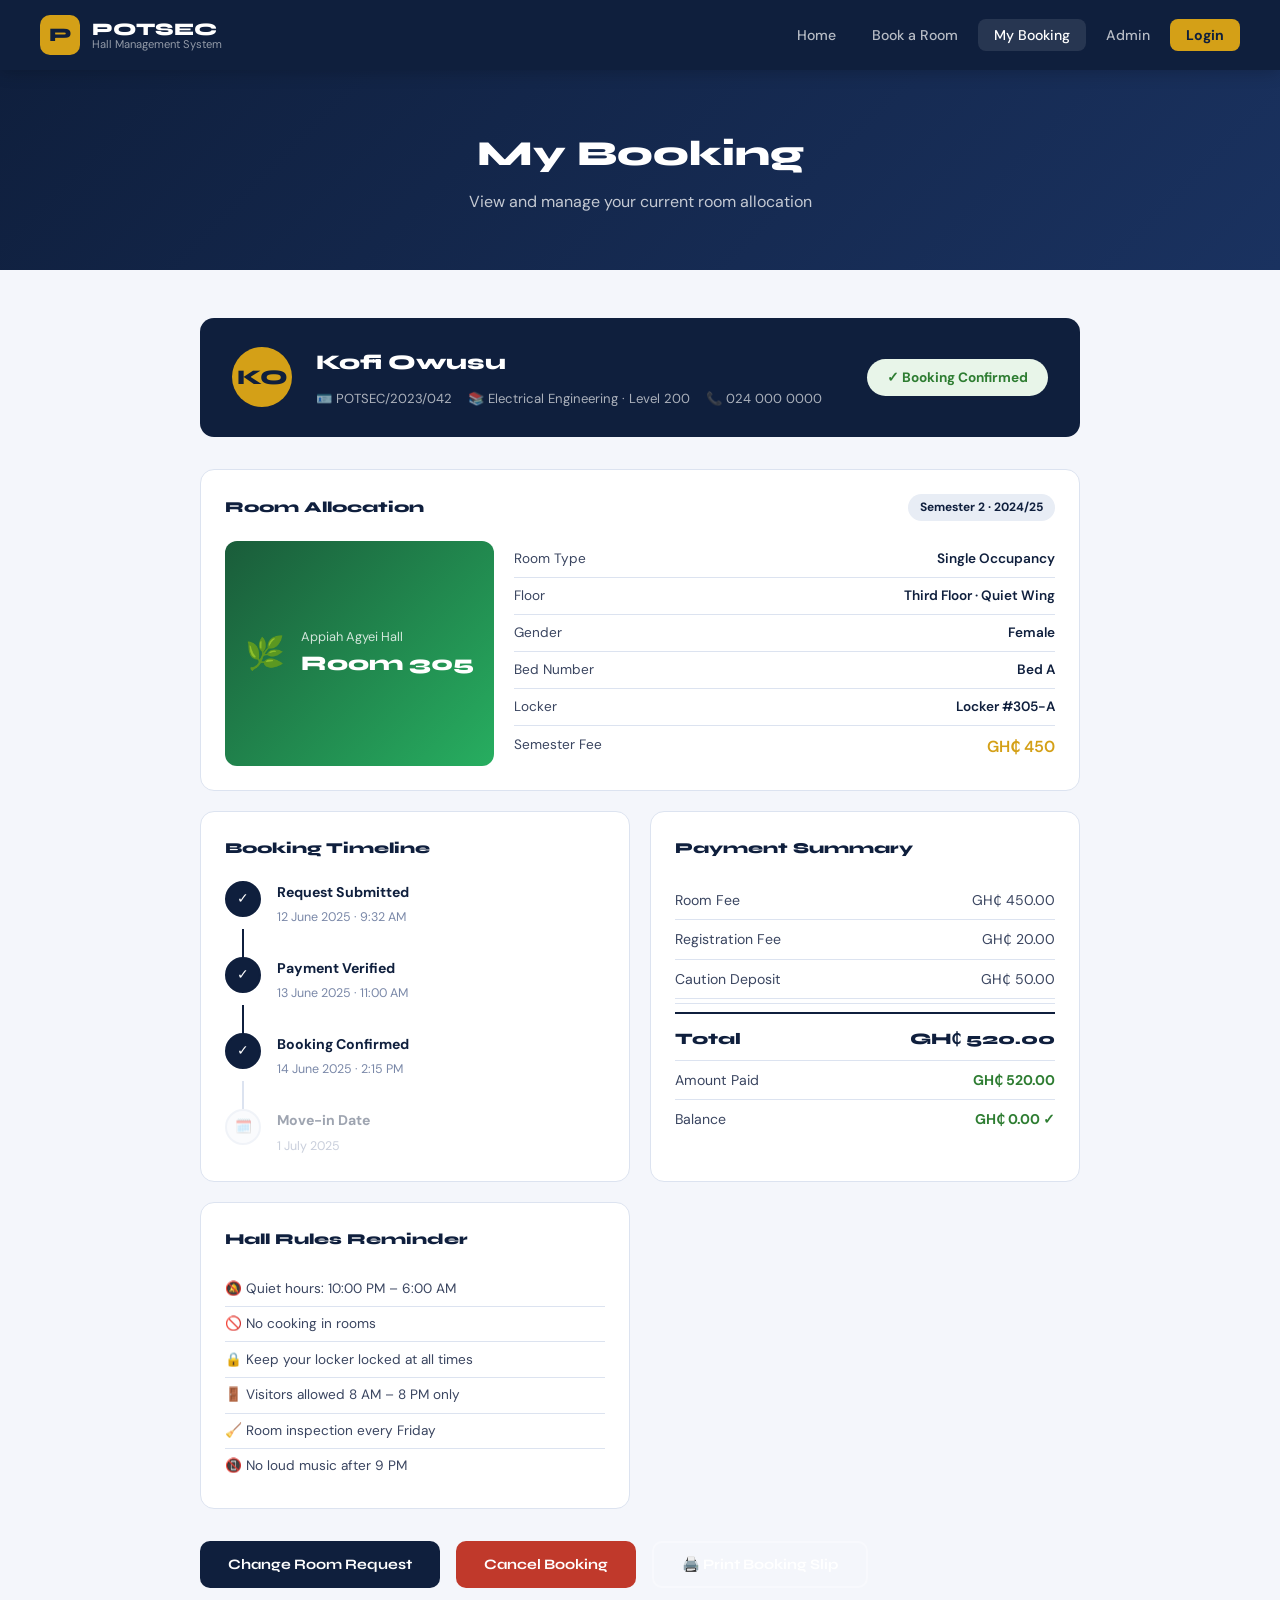
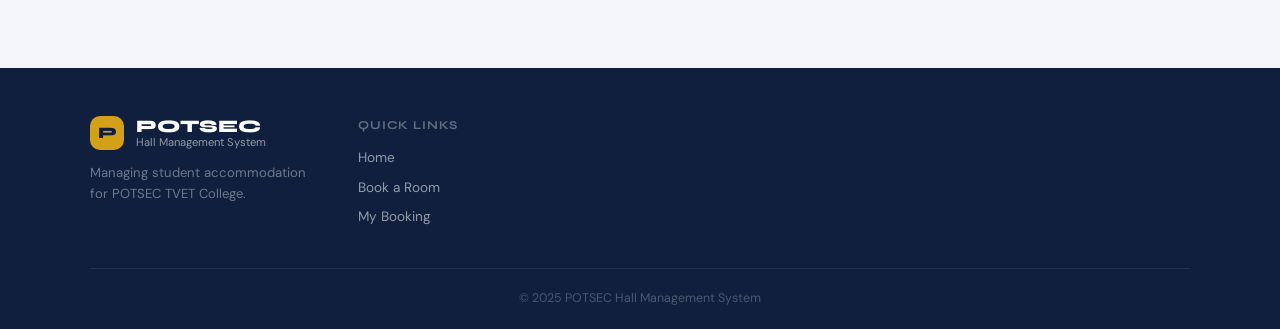
<file: hall-mybooking.html>
<!DOCTYPE html>
<html lang="en">
<head>
  <meta charset="UTF-8"/>
  <meta name="viewport" content="width=device-width, initial-scale=1.0"/>
  <title>My Booking – POTSEC Hall Management</title>
  <link rel="stylesheet" href="style.css"/>
  <link href="https://fonts.googleapis.com/css2?family=Syne:wght@400;600;700;800&family=DM+Sans:wght@400;500;600&display=swap" rel="stylesheet"/>
</head>
<body>

  <nav class="navbar">
    <a href="index.html" class="logo">
      <div class="logo-badge">P</div>
      <div><div class="logo-name">POTSEC</div><div class="logo-sub">Hall Management System</div></div>
    </a>
    <ul class="nav-links">
      <li><a href="index.html">Home</a></li>
      <li><a href="hall-rooms.html">Book a Room</a></li>
      <li><a href="hall-mybooking.html" class="active">My Booking</a></li>
      <li><a href="hall-admin.html">Admin</a></li>
      <li><a href="hall-login.html" class="btn-nav">Login</a></li>
    </ul>
    <button class="menu-toggle" onclick="document.querySelector('.nav-links').classList.toggle('open')">☰</button>
  </nav>

  <div class="page-banner">
    <h1>My Booking</h1>
    <p>View and manage your current room allocation</p>
  </div>

  <section class="mybooking-layout">

    <!-- Student Profile Card -->
    <div class="student-card">
      <div class="student-avatar">KO</div>
      <div class="student-info">
        <h2>Kofi Owusu</h2>
        <div class="student-meta">
          <span>🪪 POTSEC/2023/042</span>
          <span>📚 Electrical Engineering · Level 200</span>
          <span>📞 024 000 0000</span>
        </div>
      </div>
      <div class="booking-status confirmed">✓ Booking Confirmed</div>
    </div>

    <!-- Booking Details -->
    <div class="booking-details-grid">

      <div class="booking-detail-card main">
        <div class="bdc-header">
          <h3>Room Allocation</h3>
          <span class="semester-badge">Semester 2 · 2024/25</span>
        </div>
        <div class="room-allocation">
          <div class="alloc-banner appiah">
            <span class="alloc-icon">🌿</span>
            <div>
              <div class="alloc-hall">Appiah Agyei Hall</div>
              <div class="alloc-room">Room 305</div>
            </div>
          </div>
          <div class="alloc-details">
            <div class="alloc-row"><span>Room Type</span><span>Single Occupancy</span></div>
            <div class="alloc-row"><span>Floor</span><span>Third Floor · Quiet Wing</span></div>
            <div class="alloc-row"><span>Gender</span><span>Female</span></div>
            <div class="alloc-row"><span>Bed Number</span><span>Bed A</span></div>
            <div class="alloc-row"><span>Locker</span><span>Locker #305-A</span></div>
            <div class="alloc-row fee"><span>Semester Fee</span><span>GH₵ 450</span></div>
          </div>
        </div>
      </div>

      <div class="booking-detail-card">
        <h3>Booking Timeline</h3>
        <div class="timeline">
          <div class="tl-item done">
            <div class="tl-dot done">✓</div>
            <div class="tl-text">
              <strong>Request Submitted</strong>
              <span>12 June 2025 · 9:32 AM</span>
            </div>
          </div>
          <div class="tl-line done"></div>
          <div class="tl-item done">
            <div class="tl-dot done">✓</div>
            <div class="tl-text">
              <strong>Payment Verified</strong>
              <span>13 June 2025 · 11:00 AM</span>
            </div>
          </div>
          <div class="tl-line done"></div>
          <div class="tl-item done">
            <div class="tl-dot done">✓</div>
            <div class="tl-text">
              <strong>Booking Confirmed</strong>
              <span>14 June 2025 · 2:15 PM</span>
            </div>
          </div>
          <div class="tl-line"></div>
          <div class="tl-item">
            <div class="tl-dot">🗓️</div>
            <div class="tl-text">
              <strong>Move-in Date</strong>
              <span>1 July 2025</span>
            </div>
          </div>
        </div>
      </div>

      <div class="booking-detail-card">
        <h3>Payment Summary</h3>
        <div class="pay-rows">
          <div class="pay-row"><span>Room Fee</span><span>GH₵ 450.00</span></div>
          <div class="pay-row"><span>Registration Fee</span><span>GH₵ 20.00</span></div>
          <div class="pay-row"><span>Caution Deposit</span><span>GH₵ 50.00</span></div>
          <div class="pay-divider"></div>
          <div class="pay-row total"><span>Total</span><span>GH₵ 520.00</span></div>
          <div class="pay-row paid"><span>Amount Paid</span><span>GH₵ 520.00</span></div>
          <div class="pay-row balance green"><span>Balance</span><span>GH₵ 0.00 ✓</span></div>
        </div>
      </div>

      <div class="booking-detail-card">
        <h3>Hall Rules Reminder</h3>
        <ul class="rules-list">
          <li>🔕 Quiet hours: 10:00 PM – 6:00 AM</li>
          <li>🚫 No cooking in rooms</li>
          <li>🔒 Keep your locker locked at all times</li>
          <li>🚪 Visitors allowed 8 AM – 8 PM only</li>
          <li>🧹 Room inspection every Friday</li>
          <li>📵 No loud music after 9 PM</li>
        </ul>
      </div>

    </div>

    <div class="mybooking-actions">
      <a href="hall-rooms.html" class="btn-primary">Change Room Request</a>
      <button class="btn-danger" onclick="confirm('Are you sure you want to cancel your booking?')">Cancel Booking</button>
      <button class="btn-ghost" onclick="window.print()">🖨️ Print Booking Slip</button>
    </div>

  </section>

  <footer class="footer">
    <div class="footer-inner">
      <div class="footer-brand">
        <div class="logo"><div class="logo-badge sm">P</div><div><div class="logo-name">POTSEC</div><div class="logo-sub">Hall Management System</div></div></div>
        <p>Managing student accommodation for POTSEC TVET College.</p>
      </div>
      <div class="footer-col">
        <h4>Quick Links</h4>
        <a href="hall-index.html">Home</a>
        <a href="hall-rooms.html">Book a Room</a>
        <a href="hall-mybooking.html">My Booking</a>
      </div>
    </div>
    <div class="footer-bottom">© 2025 POTSEC Hall Management System</div>
  </footer>

</body>
</html>
</file>
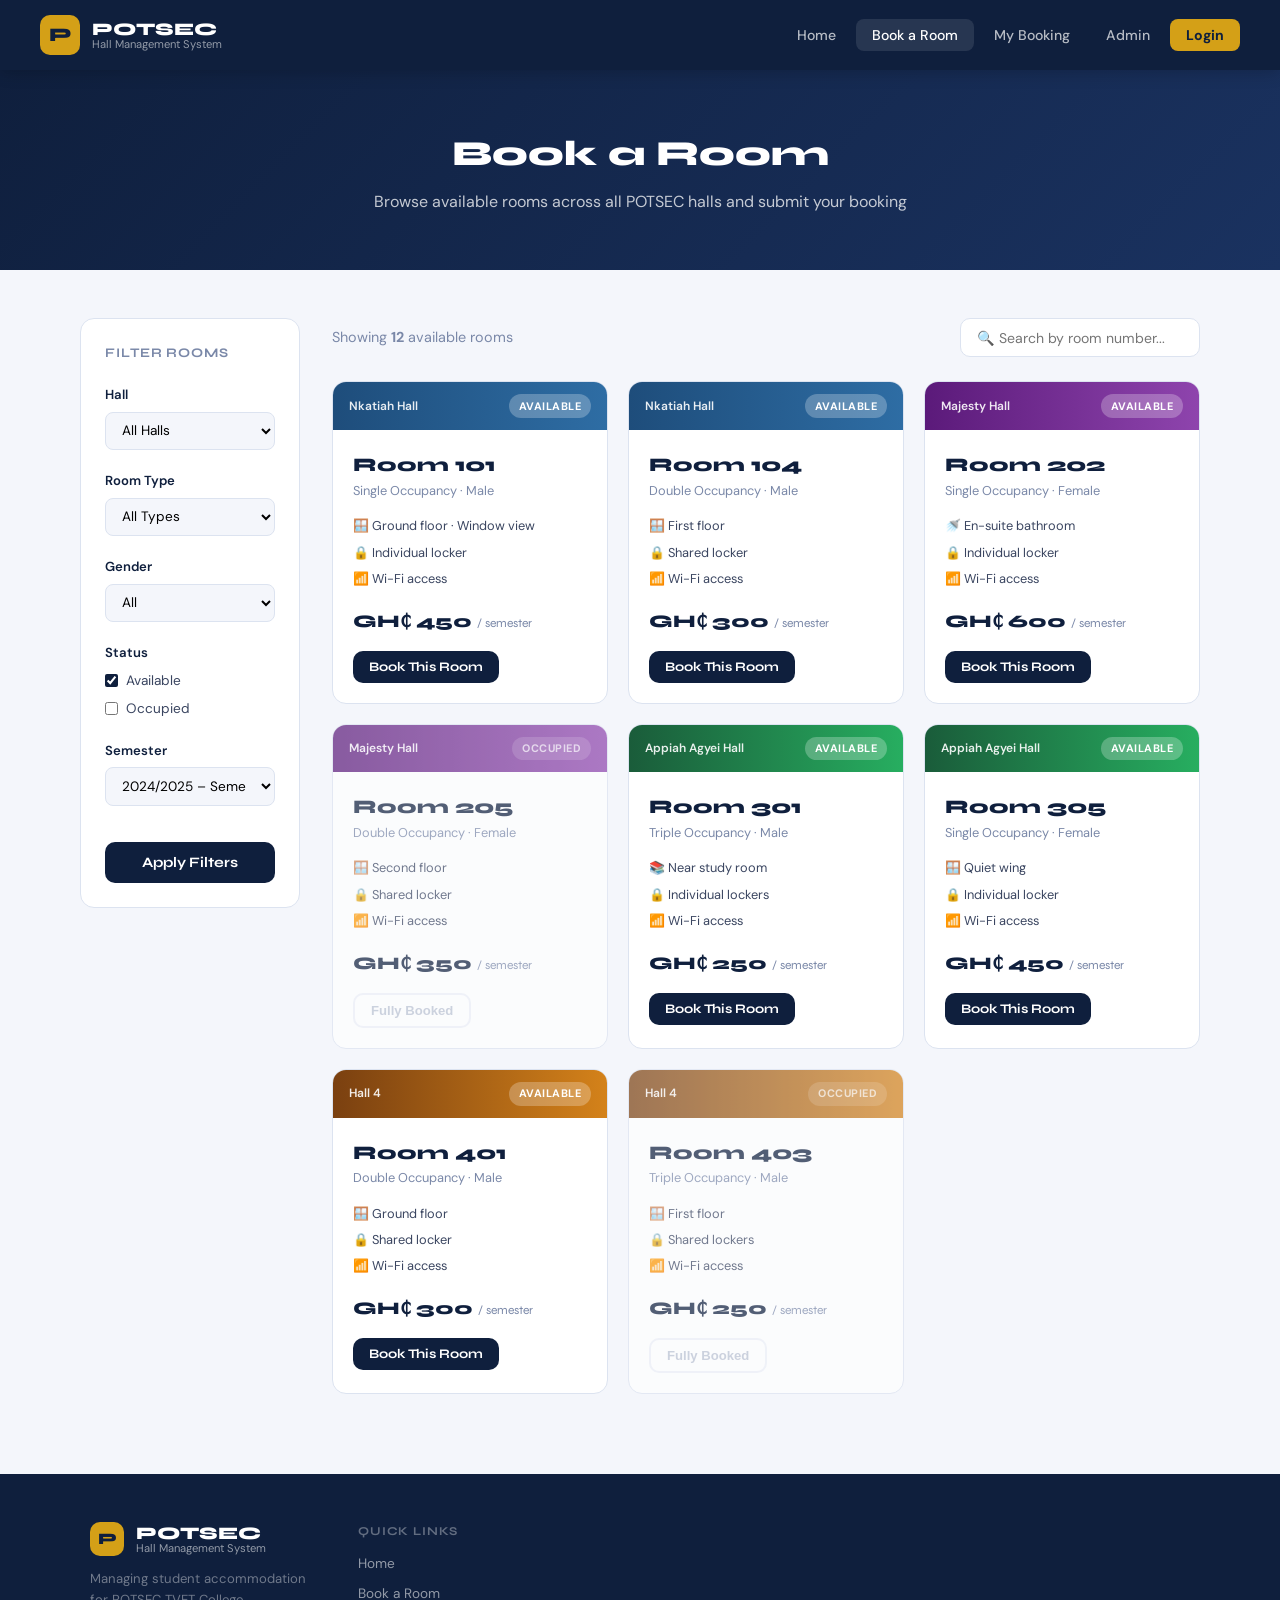
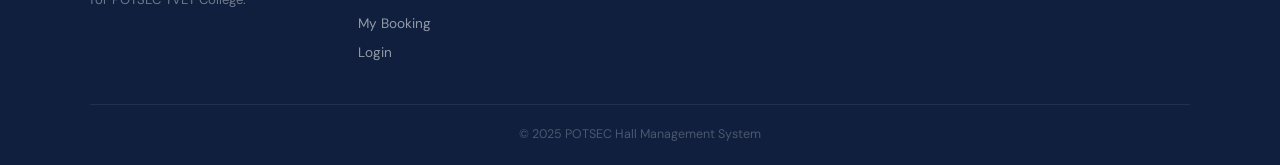
<file: hall-rooms.html>
<!DOCTYPE html>
<html lang="en">
<head>
  <meta charset="UTF-8"/>
  <meta name="viewport" content="width=device-width, initial-scale=1.0"/>
  <title>Book a Room – POTSEC Hall Management</title>
  <link rel="stylesheet" href="style.css"/>
  <link href="https://fonts.googleapis.com/css2?family=Syne:wght@400;600;700;800&family=DM+Sans:wght@400;500;600&display=swap" rel="stylesheet"/>
</head>
<body>

  <nav class="navbar">
    <a href="index.html" class="logo">
      <div class="logo-badge">P</div>
      <div><div class="logo-name">POTSEC</div><div class="logo-sub">Hall Management System</div></div>
    </a>
    <ul class="nav-links">
      <li><a href="index.html">Home</a></li>
      <li><a href="hall-rooms.html" class="active">Book a Room</a></li>
      <li><a href="hall-mybooking.html">My Booking</a></li>
      <li><a href="hall-admin.html">Admin</a></li>
      <li><a href="hall-login.html" class="btn-nav">Login</a></li>
    </ul>
    <button class="menu-toggle" onclick="document.querySelector('.nav-links').classList.toggle('open')">☰</button>
  </nav>

  <div class="page-banner">
    <h1>Book a Room</h1>
    <p>Browse available rooms across all POTSEC halls and submit your booking</p>
  </div>

  <section class="rooms-layout">

    <!-- Filters -->
    <aside class="room-filters">
      <h3>Filter Rooms</h3>

      <div class="filter-group">
        <label>Hall</label>
        <select class="filter-select" onchange="filterRooms()">
          <option value="all">All Halls</option>
          <option value="nkatiah">Nkatiah Hall</option>
          <option value="majesty">Majesty Hall</option>
          <option value="appiah">Appiah Agyei Hall</option>
          <option value="hall4">Hall 4</option>
        </select>
      </div>

      <div class="filter-group">
        <label>Room Type</label>
        <select class="filter-select">
          <option>All Types</option>
          <option>Single</option>
          <option>Double (Shared)</option>
          <option>Triple</option>
        </select>
      </div>

      <div class="filter-group">
        <label>Gender</label>
        <select class="filter-select">
          <option>All</option>
          <option>Male</option>
          <option>Female</option>
        </select>
      </div>

      <div class="filter-group">
        <label>Status</label>
        <label class="check-label"><input type="checkbox" checked/> Available</label>
        <label class="check-label"><input type="checkbox"/> Occupied</label>
      </div>

      <div class="filter-group">
        <label>Semester</label>
        <select class="filter-select">
          <option>2024/2025 – Semester 2</option>
          <option>2025/2026 – Semester 1</option>
        </select>
      </div>

      <button class="btn-primary" style="width:100%;margin-top:1rem;">Apply Filters</button>
    </aside>

    <!-- Room Listings -->
    <div class="room-listings">
      <div class="listings-topbar">
        <span>Showing <strong>12</strong> available rooms</span>
        <input type="text" placeholder="🔍 Search by room number..." class="search-input"/>
      </div>

      <div class="rooms-grid">

        <!-- NKATIAH HALL ROOMS -->
        <div class="room-card available">
          <div class="room-header nkatiah">
            <span class="room-hall-tag">Nkatiah Hall</span>
            <span class="room-status available">Available</span>
          </div>
          <div class="room-body">
            <div class="room-number">Room 101</div>
            <div class="room-type">Single Occupancy · Male</div>
            <ul class="room-features">
              <li>🪟 Ground floor · Window view</li>
              <li>🔒 Individual locker</li>
              <li>📶 Wi-Fi access</li>
            </ul>
            <div class="room-fee">GH₵ 450 <span>/ semester</span></div>
            <button class="btn-primary sm" onclick="openBookingModal('Room 101','Nkatiah Hall','Single','GH₵ 450')">Book This Room</button>
          </div>
        </div>

        <div class="room-card available">
          <div class="room-header nkatiah">
            <span class="room-hall-tag">Nkatiah Hall</span>
            <span class="room-status available">Available</span>
          </div>
          <div class="room-body">
            <div class="room-number">Room 104</div>
            <div class="room-type">Double Occupancy · Male</div>
            <ul class="room-features">
              <li>🪟 First floor</li>
              <li>🔒 Shared locker</li>
              <li>📶 Wi-Fi access</li>
            </ul>
            <div class="room-fee">GH₵ 300 <span>/ semester</span></div>
            <button class="btn-primary sm" onclick="openBookingModal('Room 104','Nkatiah Hall','Double','GH₵ 300')">Book This Room</button>
          </div>
        </div>

        <!-- MAJESTY HALL ROOMS -->
        <div class="room-card available">
          <div class="room-header majesty">
            <span class="room-hall-tag">Majesty Hall</span>
            <span class="room-status available">Available</span>
          </div>
          <div class="room-body">
            <div class="room-number">Room 202</div>
            <div class="room-type">Single Occupancy · Female</div>
            <ul class="room-features">
              <li>🚿 En-suite bathroom</li>
              <li>🔒 Individual locker</li>
              <li>📶 Wi-Fi access</li>
            </ul>
            <div class="room-fee">GH₵ 600 <span>/ semester</span></div>
            <button class="btn-primary sm" onclick="openBookingModal('Room 202','Majesty Hall','Single (En-suite)','GH₵ 600')">Book This Room</button>
          </div>
        </div>

        <div class="room-card occupied">
          <div class="room-header majesty">
            <span class="room-hall-tag">Majesty Hall</span>
            <span class="room-status occupied">Occupied</span>
          </div>
          <div class="room-body">
            <div class="room-number">Room 205</div>
            <div class="room-type">Double Occupancy · Female</div>
            <ul class="room-features">
              <li>🪟 Second floor</li>
              <li>🔒 Shared locker</li>
              <li>📶 Wi-Fi access</li>
            </ul>
            <div class="room-fee">GH₵ 350 <span>/ semester</span></div>
            <button class="btn-outline sm" disabled>Fully Booked</button>
          </div>
        </div>

        <!-- APPIAH AGYEI HALL ROOMS -->
        <div class="room-card available">
          <div class="room-header appiah">
            <span class="room-hall-tag">Appiah Agyei Hall</span>
            <span class="room-status available">Available</span>
          </div>
          <div class="room-body">
            <div class="room-number">Room 301</div>
            <div class="room-type">Triple Occupancy · Male</div>
            <ul class="room-features">
              <li>📚 Near study room</li>
              <li>🔒 Individual lockers</li>
              <li>📶 Wi-Fi access</li>
            </ul>
            <div class="room-fee">GH₵ 250 <span>/ semester</span></div>
            <button class="btn-primary sm" onclick="openBookingModal('Room 301','Appiah Agyei Hall','Triple','GH₵ 250')">Book This Room</button>
          </div>
        </div>

        <div class="room-card available">
          <div class="room-header appiah">
            <span class="room-hall-tag">Appiah Agyei Hall</span>
            <span class="room-status available">Available</span>
          </div>
          <div class="room-body">
            <div class="room-number">Room 305</div>
            <div class="room-type">Single Occupancy · Female</div>
            <ul class="room-features">
              <li>🪟 Quiet wing</li>
              <li>🔒 Individual locker</li>
              <li>📶 Wi-Fi access</li>
            </ul>
            <div class="room-fee">GH₵ 450 <span>/ semester</span></div>
            <button class="btn-primary sm" onclick="openBookingModal('Room 305','Appiah Agyei Hall','Single','GH₵ 450')">Book This Room</button>
          </div>
        </div>

        <!-- HALL 4 ROOMS -->
        <div class="room-card available">
          <div class="room-header hall4">
            <span class="room-hall-tag">Hall 4</span>
            <span class="room-status available">Available</span>
          </div>
          <div class="room-body">
            <div class="room-number">Room 401</div>
            <div class="room-type">Double Occupancy · Male</div>
            <ul class="room-features">
              <li>🪟 Ground floor</li>
              <li>🔒 Shared locker</li>
              <li>📶 Wi-Fi access</li>
            </ul>
            <div class="room-fee">GH₵ 300 <span>/ semester</span></div>
            <button class="btn-primary sm" onclick="openBookingModal('Room 401','Hall 4','Double','GH₵ 300')">Book This Room</button>
          </div>
        </div>

        <div class="room-card occupied">
          <div class="room-header hall4">
            <span class="room-hall-tag">Hall 4</span>
            <span class="room-status occupied">Occupied</span>
          </div>
          <div class="room-body">
            <div class="room-number">Room 403</div>
            <div class="room-type">Triple Occupancy · Male</div>
            <ul class="room-features">
              <li>🪟 First floor</li>
              <li>🔒 Shared lockers</li>
              <li>📶 Wi-Fi access</li>
            </ul>
            <div class="room-fee">GH₵ 250 <span>/ semester</span></div>
            <button class="btn-outline sm" disabled>Fully Booked</button>
          </div>
        </div>

      </div>
    </div>
  </section>

  <!-- BOOKING MODAL -->
  <div class="modal-overlay" id="bookingModal">
    <div class="modal">
      <div class="modal-header">
        <h3>Book a Room</h3>
        <button class="modal-close" onclick="closeModal()">✕</button>
      </div>
      <div class="modal-selected">
        <div class="selected-detail">
          <span class="sel-label">Room</span>
          <span class="sel-val" id="sel-room">—</span>
        </div>
        <div class="selected-detail">
          <span class="sel-label">Hall</span>
          <span class="sel-val" id="sel-hall">—</span>
        </div>
        <div class="selected-detail">
          <span class="sel-label">Type</span>
          <span class="sel-val" id="sel-type">—</span>
        </div>
        <div class="selected-detail">
          <span class="sel-label">Fee</span>
          <span class="sel-val fee" id="sel-fee">—</span>
        </div>
      </div>
      <form onsubmit="submitBooking(event)">
        <div class="form-row">
          <div class="form-group">
            <label>Full Name</label>
            <input type="text" placeholder="e.g. Ama Owusu" required/>
          </div>
          <div class="form-group">
            <label>Student ID</label>
            <input type="text" placeholder="e.g. POTSEC/2023/042" required/>
          </div>
        </div>
        <div class="form-row">
          <div class="form-group">
            <label>Programme</label>
            <input type="text" placeholder="e.g. Electrical Engineering"/>
          </div>
          <div class="form-group">
            <label>Year / Level</label>
            <select>
              <option>Level 100</option>
              <option>Level 200</option>
              <option>Level 300</option>
            </select>
          </div>
        </div>
        <div class="form-group">
          <label>Phone Number</label>
          <input type="tel" placeholder="e.g. 024 000 0000" required/>
        </div>
        <div class="form-group">
          <label>Semester</label>
          <select>
            <option>2024/2025 – Semester 2</option>
            <option>2025/2026 – Semester 1</option>
          </select>
        </div>
        <div class="form-group">
          <label>Emergency Contact</label>
          <input type="text" placeholder="Parent/Guardian name and number"/>
        </div>
        <button type="submit" class="btn-primary" style="width:100%;margin-top:0.5rem;">Submit Booking Request</button>
      </form>
    </div>
  </div>

  <footer class="footer">
    <div class="footer-inner">
      <div class="footer-brand">
        <div class="logo"><div class="logo-badge sm">P</div><div><div class="logo-name">POTSEC</div><div class="logo-sub">Hall Management System</div></div></div>
        <p>Managing student accommodation for POTSEC TVET College.</p>
      </div>
      <div class="footer-col">
        <h4>Quick Links</h4>
        <a href="hall-index.html">Home</a>
        <a href="hall-rooms.html">Book a Room</a>
        <a href="hall-mybooking.html">My Booking</a>
        <a href="hall-login.html">Login</a>
      </div>
    </div>
    <div class="footer-bottom">© 2025 POTSEC Hall Management System</div>
  </footer>

  <script>
    function openBookingModal(room, hall, type, fee) {
      document.getElementById('sel-room').textContent = room;
      document.getElementById('sel-hall').textContent = hall;
      document.getElementById('sel-type').textContent = type;
      document.getElementById('sel-fee').textContent = fee;
      document.getElementById('bookingModal').classList.add('active');
      document.body.style.overflow = 'hidden';
    }
    function closeModal() {
      document.getElementById('bookingModal').classList.remove('active');
      document.body.style.overflow = '';
    }
    function submitBooking(e) {
      e.preventDefault();
      closeModal();
      alert('✅ Booking request submitted! The hall administrator will confirm your booking within 24 hours.');
    }
    document.getElementById('bookingModal').addEventListener('click', function(e) {
      if (e.target === this) closeModal();
    });
  </script>

</body>
</html>
</file>
<file: style.css>
/* ================================
   POTSEC HALL MANAGEMENT SYSTEM
   Design: Deep navy + gold accent
   Typography: Syne + DM Sans
   ================================ */

*, *::before, *::after { box-sizing: border-box; margin: 0; padding: 0; }

:root {
  --navy:       #0f1f3d;
  --navy-mid:   #1a3260;
  --navy-light: #e8edf5;
  --gold:       #d4a017;
  --gold-light: #fdf5e0;
  --white:      #ffffff;
  --bg:         #f4f6fb;
  --body:       #3a4560;
  --muted:      #7a88a8;
  --border:     #dce3f0;
  --card:       #ffffff;
  --radius:     14px;
  --shadow:     0 2px 18px rgba(15,31,61,0.09);

  /* Hall colours */
  --nkatiah:   #2e6da4;
  --majesty:   #8e44ad;
  --appiah:    #27ae60;
  --hall4:     #d4821a;
}

html { scroll-behavior: smooth; }

body {
  font-family: 'DM Sans', sans-serif;
  color: var(--body);
  background: var(--bg);
  line-height: 1.6;
}

h1, h2, h3, h4 { font-family: 'Syne', sans-serif; }
em { font-style: italic; color: var(--gold); }
a { text-decoration: none; color: inherit; }

/* ======= NAVBAR ======= */
.navbar {
  position: sticky; top: 0; z-index: 100;
  display: flex; align-items: center; gap: 1.5rem;
  padding: 0 2.5rem;
  height: 70px;
  background: var(--navy);
  box-shadow: 0 2px 16px rgba(0,0,0,0.2);
}

.logo {
  display: flex; align-items: center; gap: 0.75rem;
  color: var(--white); white-space: nowrap;
}
.logo-badge {
  width: 40px; height: 40px;
  background: var(--gold);
  color: var(--navy);
  font-family: 'Syne', sans-serif;
  font-weight: 800; font-size: 1.2rem;
  border-radius: 10px;
  display: flex; align-items: center; justify-content: center;
  flex-shrink: 0;
}
.logo-badge.sm { width: 34px; height: 34px; font-size: 1rem; }
.logo-badge.lg { width: 52px; height: 52px; font-size: 1.5rem; border-radius: 14px; }
.logo-name { font-family: 'Syne', sans-serif; font-weight: 800; font-size: 1.1rem; line-height: 1.1; }
.logo-sub { font-size: 0.7rem; color: rgba(255,255,255,0.55); line-height: 1; }

.nav-links {
  display: flex; gap: 0.25rem; list-style: none; margin-left: auto;
}
.nav-links a {
  padding: 0.45rem 1rem;
  border-radius: 8px;
  font-size: 0.88rem; font-weight: 500;
  color: rgba(255,255,255,0.7);
  transition: background 0.2s, color 0.2s;
}
.nav-links a:hover, .nav-links a.active {
  background: rgba(255,255,255,0.1);
  color: var(--white);
}
.btn-nav {
  background: var(--gold) !important;
  color: var(--navy) !important;
  font-weight: 700 !important;
}
.btn-nav:hover { opacity: 0.9; }

.menu-toggle {
  display: none;
  background: none; border: none;
  color: var(--white); font-size: 1.4rem; cursor: pointer;
  margin-left: auto;
}

/* ======= BUTTONS ======= */
.btn-primary {
  display: inline-block;
  padding: 0.75rem 1.75rem;
  background: var(--navy);
  color: var(--white);
  border-radius: 10px;
  font-family: 'Syne', sans-serif;
  font-weight: 700; font-size: 0.9rem;
  border: none; cursor: pointer;
  transition: background 0.2s, transform 0.15s;
}
.btn-primary:hover { background: var(--navy-mid); transform: translateY(-1px); }
.btn-primary.sm { padding: 0.5rem 1rem; font-size: 0.82rem; }

.btn-ghost {
  display: inline-block;
  padding: 0.75rem 1.75rem;
  border: 2px solid rgba(255,255,255,0.35);
  color: var(--white);
  border-radius: 10px;
  font-family: 'Syne', sans-serif;
  font-weight: 700; font-size: 0.9rem;
  background: transparent; cursor: pointer;
  transition: all 0.2s;
}
.btn-ghost:hover { background: rgba(255,255,255,0.1); border-color: rgba(255,255,255,0.6); }

.btn-outline {
  display: inline-block;
  padding: 0.5rem 1rem;
  border: 2px solid var(--border);
  color: var(--muted);
  border-radius: 10px;
  font-size: 0.82rem; font-weight: 600;
  background: transparent; cursor: pointer;
}
.btn-outline[disabled] { opacity: 0.5; cursor: not-allowed; }

.btn-danger {
  display: inline-block;
  padding: 0.75rem 1.75rem;
  background: #c0392b;
  color: var(--white);
  border-radius: 10px;
  font-family: 'Syne', sans-serif;
  font-weight: 700; font-size: 0.9rem;
  border: none; cursor: pointer;
}

/* ======= HERO ======= */
.hero {
  background: linear-gradient(135deg, var(--navy) 0%, var(--navy-mid) 60%, #1d4080 100%);
  padding: 5rem 2.5rem;
  display: flex; align-items: center; gap: 3rem;
  flex-wrap: wrap;
}
.hero-content { flex: 1; min-width: 280px; }
.eyebrow {
  display: inline-block;
  background: rgba(212,160,23,0.18);
  border: 1px solid rgba(212,160,23,0.4);
  color: var(--gold);
  font-size: 0.75rem; font-weight: 700;
  text-transform: uppercase; letter-spacing: 0.1em;
  padding: 0.35rem 1rem; border-radius: 50px;
  margin-bottom: 1.5rem;
}
.hero-content h1 {
  font-family: 'Syne', sans-serif;
  font-size: clamp(2.2rem, 4.5vw, 3.5rem);
  font-weight: 800; line-height: 1.1;
  color: var(--white);
  margin-bottom: 1.25rem;
}
.hero-content p { color: rgba(255,255,255,0.7); font-size: 1.05rem; max-width: 440px; margin-bottom: 2rem; }
.hero-actions { display: flex; gap: 1rem; flex-wrap: wrap; }

.hero-stats {
  display: flex; gap: 1rem; flex-wrap: wrap;
}
.stat-card {
  background: rgba(255,255,255,0.08);
  border: 1px solid rgba(255,255,255,0.15);
  border-radius: var(--radius);
  padding: 1.5rem 2rem;
  text-align: center; min-width: 120px;
}
.stat-card.highlight {
  background: var(--gold);
  border-color: var(--gold);
}
.stat-num {
  font-family: 'Syne', sans-serif;
  font-size: 2.5rem; font-weight: 800;
  color: var(--white); line-height: 1;
}
.stat-card.highlight .stat-num { color: var(--navy); }
.stat-label { font-size: 0.78rem; color: rgba(255,255,255,0.65); margin-top: 0.35rem; }
.stat-card.highlight .stat-label { color: rgba(15,31,61,0.7); }

/* ======= HALLS SECTION ======= */
.halls-section {
  padding: 5rem 2.5rem;
  max-width: 1200px; margin: 0 auto;
}
.section-head { text-align: center; margin-bottom: 3rem; }
.section-head h2 { font-size: 2rem; font-weight: 800; color: var(--navy); margin-bottom: 0.5rem; }
.section-head p { color: var(--muted); }

.halls-grid {
  display: grid;
  grid-template-columns: repeat(auto-fill, minmax(260px, 1fr));
  gap: 1.5rem;
}
.hall-card {
  background: var(--card);
  border-radius: var(--radius);
  border: 1px solid var(--border);
  overflow: hidden;
  transition: transform 0.2s, box-shadow 0.2s;
}
.hall-card:hover { transform: translateY(-4px); box-shadow: var(--shadow); }

.hall-banner {
  height: 100px;
  display: flex; align-items: center; justify-content: center;
}
.hall-icon { font-size: 2.5rem; }
.hall-body { padding: 1.5rem; }

.hall-tag {
  display: inline-block;
  font-size: 0.72rem; font-weight: 700;
  padding: 0.25rem 0.65rem; border-radius: 50px;
  margin-bottom: 0.75rem;
}
.hall-tag.available { background: #e8f5e9; color: #2e7d32; }
.hall-tag.soon { background: var(--gold-light); color: #8a6000; }

.hall-body h3 { font-size: 1.05rem; font-weight: 700; color: var(--navy); margin-bottom: 0.5rem; }
.tbd { font-size: 0.8rem; font-weight: 400; color: var(--muted); }
.hall-body p { font-size: 0.85rem; color: var(--muted); margin-bottom: 1rem; }

.hall-amenities { list-style: none; margin-bottom: 1.25rem; }
.hall-amenities li { font-size: 0.82rem; color: var(--body); padding: 0.2rem 0; }

/* ======= HOW IT WORKS ======= */
.how-section {
  background: var(--navy);
  padding: 5rem 2.5rem;
  text-align: center;
}
.how-section h2 { font-size: 2rem; font-weight: 800; color: var(--white); margin-bottom: 3rem; }
.how-steps {
  display: flex; align-items: center; justify-content: center;
  gap: 1rem; flex-wrap: wrap;
  max-width: 900px; margin: 0 auto;
}
.how-step { max-width: 160px; }
.how-icon { font-size: 2rem; margin-bottom: 0.75rem; }
.how-step h3 { font-size: 0.95rem; font-weight: 700; color: var(--gold); margin-bottom: 0.35rem; }
.how-step p { font-size: 0.82rem; color: rgba(255,255,255,0.6); }
.how-arrow { font-size: 1.5rem; color: var(--gold); opacity: 0.4; }

/* ======= NOTICES ======= */
.notices-section {
  padding: 4rem 2.5rem;
  max-width: 1100px; margin: 0 auto;
}
.notices-section .section-head { text-align: left; }
.notices-section .section-head,
.admin-section-header {
  display: flex; align-items: center;
  justify-content: space-between; margin-bottom: 1.5rem;
}
.see-all { color: var(--navy); font-weight: 600; font-size: 0.9rem; }
.notices-grid { display: grid; grid-template-columns: repeat(auto-fill, minmax(280px,1fr)); gap: 1.25rem; }

.notice-card {
  background: var(--card);
  border: 1px solid var(--border);
  border-left: 4px solid var(--border);
  border-radius: var(--radius);
  padding: 1.25rem 1.5rem;
}
.notice-card.urgent { border-left-color: #c0392b; }
.notice-tag {
  font-size: 0.7rem; font-weight: 700;
  text-transform: uppercase; letter-spacing: 0.07em;
  padding: 0.2rem 0.6rem; border-radius: 50px;
  display: inline-block; margin-bottom: 0.6rem;
}
.notice-tag.urgent { background: #fde8e8; color: #c0392b; }
.notice-tag.info { background: var(--navy-light); color: var(--navy); }
.notice-card h4 { font-size: 0.95rem; color: var(--navy); margin-bottom: 0.4rem; }
.notice-card p { font-size: 0.85rem; color: var(--muted); }
.notice-date { font-size: 0.75rem; color: var(--muted); margin-top: 0.75rem; display: block; }

/* ======= PAGE BANNER ======= */
.page-banner {
  background: linear-gradient(135deg, var(--navy) 0%, var(--navy-mid) 100%);
  padding: 3.5rem 2.5rem;
  text-align: center; color: var(--white);
}
.page-banner.admin { background: linear-gradient(135deg, #1a0a3d 0%, #3a1a6b 100%); }
.page-banner h1 { font-size: 2.2rem; font-weight: 800; margin-bottom: 0.4rem; }
.page-banner p { opacity: 0.75; }

/* ======= ROOMS PAGE ======= */
.rooms-layout {
  display: flex; gap: 2rem;
  max-width: 1200px; margin: 3rem auto;
  padding: 0 2.5rem; align-items: flex-start;
}
.room-filters {
  width: 220px; flex-shrink: 0;
  background: var(--card);
  border: 1px solid var(--border);
  border-radius: var(--radius);
  padding: 1.5rem;
}
.room-filters h3 {
  font-size: 0.82rem; font-weight: 700;
  text-transform: uppercase; letter-spacing: 0.07em;
  color: var(--muted); margin-bottom: 1.25rem;
}
.filter-group { margin-bottom: 1.25rem; }
.filter-group label:first-child {
  display: block; font-size: 0.82rem;
  font-weight: 600; color: var(--navy); margin-bottom: 0.4rem;
}
.filter-select {
  width: 100%; padding: 0.55rem 0.75rem;
  border: 1px solid var(--border); border-radius: 8px;
  font-size: 0.85rem; font-family: inherit;
  background: var(--bg); outline: none;
}
.filter-select:focus { border-color: var(--navy); }
.check-label {
  display: flex; align-items: center; gap: 0.5rem;
  font-size: 0.85rem; margin-bottom: 0.4rem; cursor: pointer;
}
.check-label input { accent-color: var(--navy); }

.room-listings { flex: 1; }
.listings-topbar {
  display: flex; align-items: center; justify-content: space-between; margin-bottom: 1.5rem;
}
.listings-topbar span { font-size: 0.9rem; color: var(--muted); }
.search-input {
  padding: 0.6rem 1rem; border: 1px solid var(--border);
  border-radius: 10px; font-size: 0.88rem; font-family: inherit;
  outline: none; width: 240px;
}
.search-input:focus { border-color: var(--navy); }

.rooms-grid {
  display: grid;
  grid-template-columns: repeat(auto-fill, minmax(240px,1fr));
  gap: 1.25rem;
}
.room-card {
  background: var(--card);
  border: 1px solid var(--border);
  border-radius: var(--radius);
  overflow: hidden;
  transition: transform 0.2s, box-shadow 0.2s;
}
.room-card.available:hover { transform: translateY(-3px); box-shadow: var(--shadow); }
.room-card.occupied { opacity: 0.7; }

.room-header {
  display: flex; justify-content: space-between; align-items: center;
  padding: 0.75rem 1rem;
  font-size: 0.75rem;
}
.room-header.nkatiah { background: linear-gradient(90deg,#1e4d7b,#2e6da4); }
.room-header.majesty { background: linear-gradient(90deg,#5b1a7a,#8e44ad); }
.room-header.appiah { background: linear-gradient(90deg,#1a5c3a,#27ae60); }
.room-header.hall4 { background: linear-gradient(90deg,#7a4010,#d4821a); }

.room-hall-tag { color: rgba(255,255,255,0.9); font-weight: 600; }
.room-status {
  font-size: 0.68rem; font-weight: 700;
  padding: 0.2rem 0.6rem; border-radius: 50px;
  text-transform: uppercase; letter-spacing: 0.05em;
}
.room-status.available { background: rgba(255,255,255,0.25); color: #fff; }
.room-status.occupied { background: rgba(255,255,255,0.15); color: rgba(255,255,255,0.7); }

.room-body { padding: 1.25rem; }
.room-number { font-family: 'Syne',sans-serif; font-size: 1.2rem; font-weight: 800; color: var(--navy); }
.room-type { font-size: 0.8rem; color: var(--muted); margin-bottom: 0.75rem; }
.room-features { list-style: none; margin-bottom: 1rem; }
.room-features li { font-size: 0.8rem; color: var(--body); padding: 0.18rem 0; }
.room-fee { font-family: 'Syne',sans-serif; font-size: 1.1rem; font-weight: 800; color: var(--navy); margin-bottom: 0.9rem; }
.room-fee span { font-size: 0.75rem; font-weight: 400; color: var(--muted); }

/* ======= MODAL ======= */
.modal-overlay {
  display: none; position: fixed; inset: 0;
  background: rgba(0,0,0,0.55); z-index: 999;
  align-items: center; justify-content: center;
  padding: 1rem;
}
.modal-overlay.active { display: flex; }
.modal {
  background: var(--white);
  border-radius: 18px;
  padding: 2rem;
  width: 100%; max-width: 560px;
  max-height: 90vh; overflow-y: auto;
}
.modal-header {
  display: flex; justify-content: space-between; align-items: center;
  margin-bottom: 1.25rem;
}
.modal-header h3 { font-size: 1.25rem; font-weight: 800; color: var(--navy); }
.modal-close {
  background: none; border: none; font-size: 1.1rem;
  cursor: pointer; color: var(--muted); padding: 0.25rem 0.5rem;
  border-radius: 6px;
}
.modal-close:hover { background: var(--bg); }
.modal-selected {
  display: grid; grid-template-columns: repeat(2,1fr); gap: 0.75rem;
  background: var(--navy-light); border-radius: 10px;
  padding: 1rem; margin-bottom: 1.5rem;
}
.selected-detail { display: flex; flex-direction: column; gap: 0.15rem; }
.sel-label { font-size: 0.7rem; text-transform: uppercase; letter-spacing: 0.06em; color: var(--muted); }
.sel-val { font-weight: 700; font-size: 0.9rem; color: var(--navy); }
.sel-val.fee { color: var(--gold); font-size: 1rem; }

/* ======= MY BOOKING ======= */
.mybooking-layout {
  max-width: 960px; margin: 3rem auto; padding: 0 2.5rem;
}
.student-card {
  display: flex; align-items: center; gap: 1.5rem;
  background: var(--navy);
  border-radius: var(--radius);
  padding: 1.75rem 2rem;
  margin-bottom: 2rem;
  flex-wrap: wrap;
}
.student-avatar {
  width: 60px; height: 60px;
  border-radius: 50%;
  background: var(--gold);
  color: var(--navy);
  font-family: 'Syne',sans-serif;
  font-weight: 800; font-size: 1.3rem;
  display: flex; align-items: center; justify-content: center;
  flex-shrink: 0;
}
.student-info h2 { font-size: 1.3rem; font-weight: 800; color: var(--white); margin-bottom: 0.5rem; }
.student-meta { display: flex; flex-wrap: wrap; gap: 1rem; }
.student-meta span { font-size: 0.82rem; color: rgba(255,255,255,0.65); }
.booking-status {
  margin-left: auto;
  padding: 0.5rem 1.25rem;
  border-radius: 50px;
  font-weight: 700; font-size: 0.85rem;
}
.booking-status.confirmed { background: #e8f5e9; color: #2e7d32; }

.booking-details-grid {
  display: grid;
  grid-template-columns: 1fr 1fr;
  gap: 1.25rem; margin-bottom: 2rem;
}
.booking-detail-card {
  background: var(--card);
  border: 1px solid var(--border);
  border-radius: var(--radius);
  padding: 1.5rem;
}
.booking-detail-card.main { grid-column: span 2; }
.booking-detail-card h3 { font-size: 0.95rem; font-weight: 800; color: var(--navy); margin-bottom: 1.25rem; }
.bdc-header { display: flex; justify-content: space-between; align-items: center; margin-bottom: 1.25rem; }
.bdc-header h3 { margin-bottom: 0; }
.semester-badge {
  font-size: 0.75rem; font-weight: 700;
  background: var(--navy-light); color: var(--navy);
  padding: 0.25rem 0.75rem; border-radius: 50px;
}

.room-allocation { display: flex; gap: 1.25rem; flex-wrap: wrap; }
.alloc-banner {
  display: flex; align-items: center; gap: 1rem;
  padding: 1.25rem; border-radius: 12px; min-width: 200px;
}
.alloc-banner.appiah { background: linear-gradient(135deg,#1a5c3a,#27ae60); }
.alloc-banner.nkatiah { background: linear-gradient(135deg,#1e4d7b,#2e6da4); }
.alloc-banner.majesty { background: linear-gradient(135deg,#5b1a7a,#8e44ad); }
.alloc-banner.hall4 { background: linear-gradient(135deg,#7a4010,#d4821a); }
.alloc-icon { font-size: 2rem; }
.alloc-hall { font-size: 0.8rem; color: rgba(255,255,255,0.8); }
.alloc-room { font-family: 'Syne',sans-serif; font-size: 1.3rem; font-weight: 800; color: var(--white); }

.alloc-details { flex: 1; }
.alloc-row {
  display: flex; justify-content: space-between;
  font-size: 0.85rem; padding: 0.45rem 0;
  border-bottom: 1px solid var(--border);
}
.alloc-row:last-child { border-bottom: none; }
.alloc-row span:last-child { font-weight: 600; color: var(--navy); }
.alloc-row.fee span:last-child { color: var(--gold); font-size: 1rem; }

/* Timeline */
.timeline { display: flex; flex-direction: column; }
.tl-item { display: flex; gap: 1rem; align-items: flex-start; opacity: 0.4; }
.tl-item.done { opacity: 1; }
.tl-dot {
  width: 36px; height: 36px; flex-shrink: 0;
  border-radius: 50%;
  border: 2px solid var(--border);
  background: var(--bg);
  display: flex; align-items: center; justify-content: center;
  font-size: 0.85rem;
}
.tl-dot.done { background: var(--navy); border-color: var(--navy); color: var(--white); }
.tl-text strong { display: block; font-size: 0.88rem; color: var(--navy); }
.tl-text span { font-size: 0.78rem; color: var(--muted); }
.tl-line {
  width: 2px; height: 28px; background: var(--border);
  margin-left: 17px;
}
.tl-line.done { background: var(--navy); }

/* Payment */
.pay-rows { display: flex; flex-direction: column; gap: 0; }
.pay-row {
  display: flex; justify-content: space-between;
  font-size: 0.88rem; padding: 0.5rem 0;
  border-bottom: 1px solid var(--border);
}
.pay-row:last-child { border-bottom: none; }
.pay-row.total { font-family: 'Syne',sans-serif; font-weight: 800; font-size: 1rem; color: var(--navy); border-top: 2px solid var(--navy); padding-top: 0.75rem; margin-top: 0.25rem; }
.pay-row.paid span:last-child { color: #2e7d32; font-weight: 700; }
.pay-row.balance span:last-child { color: #2e7d32; font-weight: 700; }
.pay-divider { height: 1px; background: var(--border); margin: 0.25rem 0; }

/* Rules */
.rules-list { list-style: none; }
.rules-list li { font-size: 0.85rem; padding: 0.4rem 0; border-bottom: 1px solid var(--border); }
.rules-list li:last-child { border-bottom: none; }

.mybooking-actions { display: flex; gap: 1rem; flex-wrap: wrap; }

/* ======= ADMIN ======= */
.admin-layout {
  display: flex; gap: 0;
  max-width: 1300px; margin: 0 auto;
  min-height: calc(100vh - 120px);
}
.admin-sidebar {
  width: 220px; flex-shrink: 0;
  background: var(--white);
  border-right: 1px solid var(--border);
  padding: 1.5rem 1rem;
  display: flex; flex-direction: column;
  justify-content: space-between;
}
.admin-nav { display: flex; flex-direction: column; gap: 0.25rem; }
.admin-nav-item {
  padding: 0.65rem 1rem;
  border-radius: 10px;
  font-size: 0.88rem; font-weight: 500;
  color: var(--muted);
  display: block;
  transition: all 0.15s;
}
.admin-nav-item:hover { background: var(--bg); color: var(--navy); }
.admin-nav-item.active { background: var(--navy-light); color: var(--navy); font-weight: 700; }
.admin-sidebar-info {
  display: flex; align-items: center; gap: 0.75rem;
  padding: 1rem;
  background: var(--bg); border-radius: 10px;
  margin-top: 2rem;
}
.admin-avatar {
  width: 38px; height: 38px; border-radius: 50%;
  background: var(--navy); color: var(--white);
  font-weight: 800; font-size: 0.85rem;
  display: flex; align-items: center; justify-content: center;
}
.admin-name { font-size: 0.85rem; font-weight: 700; color: var(--navy); }
.admin-role { font-size: 0.72rem; color: var(--muted); }

.admin-main { flex: 1; padding: 2rem; }

.admin-stats {
  display: grid;
  grid-template-columns: repeat(auto-fill, minmax(160px,1fr));
  gap: 1rem; margin-bottom: 2rem;
}
.admin-stat-card {
  background: var(--white);
  border: 1px solid var(--border);
  border-radius: var(--radius);
  padding: 1.25rem;
  text-align: center;
}
.ast-icon {
  font-size: 1.5rem; margin-bottom: 0.5rem;
  display: inline-block;
}
.ast-num { font-family: 'Syne',sans-serif; font-size: 2rem; font-weight: 800; color: var(--navy); line-height: 1; }
.ast-label { font-size: 0.78rem; color: var(--muted); margin-top: 0.25rem; }

.admin-section {
  background: var(--white);
  border: 1px solid var(--border);
  border-radius: var(--radius);
  padding: 1.5rem;
  margin-bottom: 1.5rem;
}
.admin-section h3 { font-size: 1rem; font-weight: 800; color: var(--navy); margin-bottom: 1.25rem; }
.admin-section-header { margin-bottom: 1.25rem; }
.admin-section-header h3 { margin-bottom: 0; }
.pending-badge {
  background: #fde8e8; color: #c0392b;
  font-size: 0.75rem; font-weight: 700;
  padding: 0.25rem 0.75rem; border-radius: 50px;
}

/* Hall bars */
.hall-bars { display: flex; flex-direction: column; gap: 1rem; }
.hall-bar-row { display: flex; align-items: center; gap: 1rem; }
.hbr-name { font-size: 0.85rem; font-weight: 600; color: var(--navy); min-width: 160px; }
.hbr-track {
  flex: 1; height: 12px; background: var(--bg);
  border-radius: 50px; overflow: hidden;
}
.hbr-fill {
  height: 100%; border-radius: 50px;
  transition: width 0.4s ease;
}
.hbr-fill.nkatiah { background: var(--nkatiah); }
.hbr-fill.majesty { background: var(--majesty); }
.hbr-fill.appiah { background: var(--appiah); }
.hbr-fill.hall4 { background: var(--hall4); }
.hbr-pct { font-size: 0.78rem; color: var(--muted); min-width: 140px; }

/* Bookings table */
.bookings-table { overflow-x: auto; }
.bt-header, .bt-row {
  display: grid;
  grid-template-columns: 1.2fr 1.2fr 1.5fr 0.8fr 0.9fr 1.2fr;
  gap: 0.75rem;
  padding: 0.65rem 0.5rem;
  font-size: 0.82rem;
  align-items: center;
}
.bt-header {
  font-size: 0.72rem; font-weight: 700;
  text-transform: uppercase; letter-spacing: 0.06em;
  color: var(--muted);
  border-bottom: 1px solid var(--border);
}
.bt-row { border-bottom: 1px solid var(--border); }
.bt-row:last-child { border-bottom: none; }
.bt-name { font-weight: 700; color: var(--navy); }
.bt-id { font-size: 0.78rem; color: var(--muted); }
.bt-date { color: var(--muted); font-size: 0.78rem; }
.bt-actions { display: flex; gap: 0.4rem; }

.action-approve, .action-reject, .action-edit {
  padding: 0.3rem 0.65rem; border-radius: 6px;
  font-size: 0.75rem; font-weight: 700;
  border: none; cursor: pointer;
}
.action-approve { background: #e8f5e9; color: #2e7d32; }
.action-approve:hover { background: #c8e6c9; }
.action-reject { background: #fde8e8; color: #c0392b; }
.action-reject:hover { background: #ffcdd2; }
.action-edit { background: var(--navy-light); color: var(--navy); }

.type-tag {
  font-size: 0.7rem; font-weight: 700;
  padding: 0.2rem 0.55rem; border-radius: 50px;
}
.type-tag.single { background: #e3f2fd; color: #1565c0; }
.type-tag.double { background: #f3e5f5; color: #6a1b9a; }
.type-tag.triple { background: #fff3e0; color: #e65100; }
.status-confirmed { font-size: 0.8rem; font-weight: 700; color: #2e7d32; }

/* Notice manage */
.notice-manage-list { display: flex; flex-direction: column; gap: 0; }
.notice-manage-row {
  display: flex; justify-content: space-between; align-items: center;
  padding: 0.9rem 0;
  border-bottom: 1px solid var(--border);
}
.notice-manage-row:last-child { border-bottom: none; }
.notice-manage-row strong { font-size: 0.88rem; color: var(--navy); display: block; }
.nm-date { font-size: 0.75rem; color: var(--muted); }
.nm-actions { display: flex; gap: 0.5rem; }

/* ======= AUTH ======= */
.auth-layout {
  display: flex; min-height: calc(100vh - 70px);
}
.auth-brand {
  flex: 1;
  background: linear-gradient(155deg, var(--navy) 0%, #1d3a70 100%);
  padding: 4rem;
  display: flex; align-items: center;
}
.auth-brand-inner { max-width: 420px; }
.auth-brand h2 {
  font-size: 2.2rem; font-weight: 800;
  color: var(--white); margin-bottom: 1rem; line-height: 1.25;
}
.auth-brand p { color: rgba(255,255,255,0.65); margin-bottom: 2rem; font-size: 1rem; }
.auth-highlights { display: flex; flex-direction: column; gap: 0.75rem; }
.auth-hl {
  background: rgba(212,160,23,0.15);
  border: 1px solid rgba(212,160,23,0.3);
  color: var(--gold);
  padding: 0.55rem 1.25rem;
  border-radius: 50px;
  font-size: 0.88rem; font-weight: 600;
  width: fit-content;
}

.auth-form-panel {
  width: 480px; flex-shrink: 0;
  background: var(--bg);
  padding: 3rem 2.5rem;
  overflow-y: auto;
}
.auth-tabs {
  display: flex;
  background: var(--border);
  border-radius: 10px; padding: 4px;
  margin-bottom: 2rem;
}
.auth-tab {
  flex: 1; padding: 0.6rem;
  border: none; background: transparent;
  border-radius: 8px; cursor: pointer;
  font-family: 'Syne',sans-serif;
  font-weight: 700; font-size: 0.88rem;
  color: var(--muted);
  transition: all 0.2s;
}
.auth-tab.active { background: var(--white); color: var(--navy); box-shadow: 0 1px 4px rgba(0,0,0,0.1); }

.auth-form { display: none; }
.auth-form.active { display: block; }
.auth-form h2 { font-size: 1.5rem; font-weight: 800; color: var(--navy); margin-bottom: 0.35rem; }
.auth-sub { font-size: 0.88rem; color: var(--muted); margin-bottom: 1.75rem; }
.auth-divider {
  text-align: center; position: relative; margin: 1.25rem 0;
  color: var(--muted); font-size: 0.82rem;
}
.auth-divider::before {
  content: '';
  position: absolute; top: 50%; left: 0; right: 0;
  height: 1px; background: var(--border); z-index: 0;
}
.auth-divider span {
  background: var(--bg); padding: 0 0.75rem;
  position: relative; z-index: 1;
}
.auth-switch { text-align: center; font-size: 0.85rem; color: var(--muted); margin-top: 1.25rem; }
.auth-switch a { color: var(--navy); font-weight: 700; }
.link-sm { color: var(--navy); font-size: 0.82rem; font-weight: 600; }

/* ======= FORMS ======= */
.form-row { display: flex; gap: 1rem; }
.form-group {
  flex: 1; display: flex; flex-direction: column; gap: 0.4rem;
  margin-bottom: 1rem;
}
.form-group label { font-size: 0.82rem; font-weight: 600; color: var(--navy); }
.form-group input, .form-group select {
  padding: 0.65rem 0.9rem;
  border: 1px solid var(--border);
  border-radius: 10px;
  font-size: 0.88rem; font-family: inherit;
  background: var(--white); color: var(--navy); outline: none;
}
.form-group input:focus, .form-group select:focus { border-color: var(--navy); }

/* ======= FOOTER ======= */
.footer {
  background: var(--navy);
  padding: 3rem 2.5rem 0;
  margin-top: 5rem;
}
.footer-inner {
  display: flex; gap: 3rem; flex-wrap: wrap;
  padding-bottom: 2.5rem;
  border-bottom: 1px solid rgba(255,255,255,0.08);
  max-width: 1100px; margin: 0 auto;
}
.footer-brand .logo { color: var(--white); margin-bottom: 0.75rem; }
.footer-brand p { font-size: 0.82rem; color: rgba(255,255,255,0.4); max-width: 220px; }
.footer-col { display: flex; flex-direction: column; gap: 0.5rem; }
.footer-col h4 { font-size: 0.75rem; font-weight: 700; text-transform: uppercase; letter-spacing: 0.07em; color: rgba(255,255,255,0.35); margin-bottom: 0.25rem; }
.footer-col a { font-size: 0.85rem; color: rgba(255,255,255,0.55); transition: color 0.15s; }
.footer-col a:hover { color: var(--white); }
.footer-bottom {
  text-align: center; font-size: 0.78rem;
  color: rgba(255,255,255,0.25); padding: 1.25rem 0;
  max-width: 1100px; margin: 0 auto;
}

/* ======= RESPONSIVE ======= */
@media (max-width: 900px) {
  .nav-links { display: none; position: absolute; top: 70px; left: 0; right: 0; background: var(--navy); flex-direction: column; padding: 1rem; gap: 0.25rem; }
  .nav-links.open { display: flex; }
  .menu-toggle { display: block; }
  .hero { flex-direction: column; padding: 3rem 1.5rem; }
  .rooms-layout { flex-direction: column; padding: 0 1.5rem; }
  .room-filters { width: 100%; }
  .booking-details-grid { grid-template-columns: 1fr; }
  .booking-detail-card.main { grid-column: span 1; }
  .admin-layout { flex-direction: column; }
  .admin-sidebar { width: 100%; border-right: none; border-bottom: 1px solid var(--border); }
  .admin-nav { flex-direction: row; flex-wrap: wrap; }
  .bt-header, .bt-row { grid-template-columns: 1fr 1fr; }
  .auth-layout { flex-direction: column; }
  .auth-brand { display: none; }
  .auth-form-panel { width: 100%; }
  .form-row { flex-direction: column; gap: 0; }
}
</file>
<file: hall-style.css>
/* ================================
   POTSEC HALL MANAGEMENT SYSTEM
   Design: Deep navy + gold accent
   Typography: Syne + DM Sans
   ================================ */

*, *::before, *::after { box-sizing: border-box; margin: 0; padding: 0; }

:root {
  --navy:       #0f1f3d;
  --navy-mid:   #1a3260;
  --navy-light: #e8edf5;
  --gold:       #d4a017;
  --gold-light: #fdf5e0;
  --white:      #ffffff;
  --bg:         #f4f6fb;
  --body:       #3a4560;
  --muted:      #7a88a8;
  --border:     #dce3f0;
  --card:       #ffffff;
  --radius:     14px;
  --shadow:     0 2px 18px rgba(15,31,61,0.09);

  /* Hall colours */
  --nkatiah:   #2e6da4;
  --majesty:   #8e44ad;
  --appiah:    #27ae60;
  --hall4:     #d4821a;
}

html { scroll-behavior: smooth; }

body {
  font-family: 'DM Sans', sans-serif;
  color: var(--body);
  background: var(--bg);
  line-height: 1.6;
}

h1, h2, h3, h4 { font-family: 'Syne', sans-serif; }
em { font-style: italic; color: var(--gold); }
a { text-decoration: none; color: inherit; }

/* ======= NAVBAR ======= */
.navbar {
  position: sticky; top: 0; z-index: 100;
  display: flex; align-items: center; gap: 1.5rem;
  padding: 0 2.5rem;
  height: 70px;
  background: var(--navy);
  box-shadow: 0 2px 16px rgba(0,0,0,0.2);
}

.logo {
  display: flex; align-items: center; gap: 0.75rem;
  color: var(--white); white-space: nowrap;
}
.logo-badge {
  width: 40px; height: 40px;
  background: var(--gold);
  color: var(--navy);
  font-family: 'Syne', sans-serif;
  font-weight: 800; font-size: 1.2rem;
  border-radius: 10px;
  display: flex; align-items: center; justify-content: center;
  flex-shrink: 0;
}
.logo-badge.sm { width: 34px; height: 34px; font-size: 1rem; }
.logo-badge.lg { width: 52px; height: 52px; font-size: 1.5rem; border-radius: 14px; }
.logo-name { font-family: 'Syne', sans-serif; font-weight: 800; font-size: 1.1rem; line-height: 1.1; }
.logo-sub { font-size: 0.7rem; color: rgba(255,255,255,0.55); line-height: 1; }

.nav-links {
  display: flex; gap: 0.25rem; list-style: none; margin-left: auto;
}
.nav-links a {
  padding: 0.45rem 1rem;
  border-radius: 8px;
  font-size: 0.88rem; font-weight: 500;
  color: rgba(255,255,255,0.7);
  transition: background 0.2s, color 0.2s;
}
.nav-links a:hover, .nav-links a.active {
  background: rgba(255,255,255,0.1);
  color: var(--white);
}
.btn-nav {
  background: var(--gold) !important;
  color: var(--navy) !important;
  font-weight: 700 !important;
}
.btn-nav:hover { opacity: 0.9; }

.menu-toggle {
  display: none;
  background: none; border: none;
  color: var(--white); font-size: 1.4rem; cursor: pointer;
  margin-left: auto;
}

/* ======= BUTTONS ======= */
.btn-primary {
  display: inline-block;
  padding: 0.75rem 1.75rem;
  background: var(--navy);
  color: var(--white);
  border-radius: 10px;
  font-family: 'Syne', sans-serif;
  font-weight: 700; font-size: 0.9rem;
  border: none; cursor: pointer;
  transition: background 0.2s, transform 0.15s;
}
.btn-primary:hover { background: var(--navy-mid); transform: translateY(-1px); }
.btn-primary.sm { padding: 0.5rem 1rem; font-size: 0.82rem; }

.btn-ghost {
  display: inline-block;
  padding: 0.75rem 1.75rem;
  border: 2px solid rgba(255,255,255,0.35);
  color: var(--white);
  border-radius: 10px;
  font-family: 'Syne', sans-serif;
  font-weight: 700; font-size: 0.9rem;
  background: transparent; cursor: pointer;
  transition: all 0.2s;
}
.btn-ghost:hover { background: rgba(255,255,255,0.1); border-color: rgba(255,255,255,0.6); }

.btn-outline {
  display: inline-block;
  padding: 0.5rem 1rem;
  border: 2px solid var(--border);
  color: var(--muted);
  border-radius: 10px;
  font-size: 0.82rem; font-weight: 600;
  background: transparent; cursor: pointer;
}
.btn-outline[disabled] { opacity: 0.5; cursor: not-allowed; }

.btn-danger {
  display: inline-block;
  padding: 0.75rem 1.75rem;
  background: #c0392b;
  color: var(--white);
  border-radius: 10px;
  font-family: 'Syne', sans-serif;
  font-weight: 700; font-size: 0.9rem;
  border: none; cursor: pointer;
}

/* ======= HERO ======= */
.hero {
  background: linear-gradient(135deg, var(--navy) 0%, var(--navy-mid) 60%, #1d4080 100%);
  padding: 5rem 2.5rem;
  display: flex; align-items: center; gap: 3rem;
  flex-wrap: wrap;
}
.hero-content { flex: 1; min-width: 280px; }
.eyebrow {
  display: inline-block;
  background: rgba(212,160,23,0.18);
  border: 1px solid rgba(212,160,23,0.4);
  color: var(--gold);
  font-size: 0.75rem; font-weight: 700;
  text-transform: uppercase; letter-spacing: 0.1em;
  padding: 0.35rem 1rem; border-radius: 50px;
  margin-bottom: 1.5rem;
}
.hero-content h1 {
  font-family: 'Syne', sans-serif;
  font-size: clamp(2.2rem, 4.5vw, 3.5rem);
  font-weight: 800; line-height: 1.1;
  color: var(--white);
  margin-bottom: 1.25rem;
}
.hero-content p { color: rgba(255,255,255,0.7); font-size: 1.05rem; max-width: 440px; margin-bottom: 2rem; }
.hero-actions { display: flex; gap: 1rem; flex-wrap: wrap; }

.hero-stats {
  display: flex; gap: 1rem; flex-wrap: wrap;
}
.stat-card {
  background: rgba(255,255,255,0.08);
  border: 1px solid rgba(255,255,255,0.15);
  border-radius: var(--radius);
  padding: 1.5rem 2rem;
  text-align: center; min-width: 120px;
}
.stat-card.highlight {
  background: var(--gold);
  border-color: var(--gold);
}
.stat-num {
  font-family: 'Syne', sans-serif;
  font-size: 2.5rem; font-weight: 800;
  color: var(--white); line-height: 1;
}
.stat-card.highlight .stat-num { color: var(--navy); }
.stat-label { font-size: 0.78rem; color: rgba(255,255,255,0.65); margin-top: 0.35rem; }
.stat-card.highlight .stat-label { color: rgba(15,31,61,0.7); }

/* ======= HALLS SECTION ======= */
.halls-section {
  padding: 5rem 2.5rem;
  max-width: 1200px; margin: 0 auto;
}
.section-head { text-align: center; margin-bottom: 3rem; }
.section-head h2 { font-size: 2rem; font-weight: 800; color: var(--navy); margin-bottom: 0.5rem; }
.section-head p { color: var(--muted); }

.halls-grid {
  display: grid;
  grid-template-columns: repeat(auto-fill, minmax(260px, 1fr));
  gap: 1.5rem;
}
.hall-card {
  background: var(--card);
  border-radius: var(--radius);
  border: 1px solid var(--border);
  overflow: hidden;
  transition: transform 0.2s, box-shadow 0.2s;
}
.hall-card:hover { transform: translateY(-4px); box-shadow: var(--shadow); }

.hall-banner {
  height: 100px;
  display: flex; align-items: center; justify-content: center;
}
.hall-icon { font-size: 2.5rem; }
.hall-body { padding: 1.5rem; }

.hall-tag {
  display: inline-block;
  font-size: 0.72rem; font-weight: 700;
  padding: 0.25rem 0.65rem; border-radius: 50px;
  margin-bottom: 0.75rem;
}
.hall-tag.available { background: #e8f5e9; color: #2e7d32; }
.hall-tag.soon { background: var(--gold-light); color: #8a6000; }

.hall-body h3 { font-size: 1.05rem; font-weight: 700; color: var(--navy); margin-bottom: 0.5rem; }
.tbd { font-size: 0.8rem; font-weight: 400; color: var(--muted); }
.hall-body p { font-size: 0.85rem; color: var(--muted); margin-bottom: 1rem; }

.hall-amenities { list-style: none; margin-bottom: 1.25rem; }
.hall-amenities li { font-size: 0.82rem; color: var(--body); padding: 0.2rem 0; }

/* ======= HOW IT WORKS ======= */
.how-section {
  background: var(--navy);
  padding: 5rem 2.5rem;
  text-align: center;
}
.how-section h2 { font-size: 2rem; font-weight: 800; color: var(--white); margin-bottom: 3rem; }
.how-steps {
  display: flex; align-items: center; justify-content: center;
  gap: 1rem; flex-wrap: wrap;
  max-width: 900px; margin: 0 auto;
}
.how-step { max-width: 160px; }
.how-icon { font-size: 2rem; margin-bottom: 0.75rem; }
.how-step h3 { font-size: 0.95rem; font-weight: 700; color: var(--gold); margin-bottom: 0.35rem; }
.how-step p { font-size: 0.82rem; color: rgba(255,255,255,0.6); }
.how-arrow { font-size: 1.5rem; color: var(--gold); opacity: 0.4; }

/* ======= NOTICES ======= */
.notices-section {
  padding: 4rem 2.5rem;
  max-width: 1100px; margin: 0 auto;
}
.notices-section .section-head { text-align: left; }
.notices-section .section-head,
.admin-section-header {
  display: flex; align-items: center;
  justify-content: space-between; margin-bottom: 1.5rem;
}
.see-all { color: var(--navy); font-weight: 600; font-size: 0.9rem; }
.notices-grid { display: grid; grid-template-columns: repeat(auto-fill, minmax(280px,1fr)); gap: 1.25rem; }

.notice-card {
  background: var(--card);
  border: 1px solid var(--border);
  border-left: 4px solid var(--border);
  border-radius: var(--radius);
  padding: 1.25rem 1.5rem;
}
.notice-card.urgent { border-left-color: #c0392b; }
.notice-tag {
  font-size: 0.7rem; font-weight: 700;
  text-transform: uppercase; letter-spacing: 0.07em;
  padding: 0.2rem 0.6rem; border-radius: 50px;
  display: inline-block; margin-bottom: 0.6rem;
}
.notice-tag.urgent { background: #fde8e8; color: #c0392b; }
.notice-tag.info { background: var(--navy-light); color: var(--navy); }
.notice-card h4 { font-size: 0.95rem; color: var(--navy); margin-bottom: 0.4rem; }
.notice-card p { font-size: 0.85rem; color: var(--muted); }
.notice-date { font-size: 0.75rem; color: var(--muted); margin-top: 0.75rem; display: block; }

/* ======= PAGE BANNER ======= */
.page-banner {
  background: linear-gradient(135deg, var(--navy) 0%, var(--navy-mid) 100%);
  padding: 3.5rem 2.5rem;
  text-align: center; color: var(--white);
}
.page-banner.admin { background: linear-gradient(135deg, #1a0a3d 0%, #3a1a6b 100%); }
.page-banner h1 { font-size: 2.2rem; font-weight: 800; margin-bottom: 0.4rem; }
.page-banner p { opacity: 0.75; }

/* ======= ROOMS PAGE ======= */
.rooms-layout {
  display: flex; gap: 2rem;
  max-width: 1200px; margin: 3rem auto;
  padding: 0 2.5rem; align-items: flex-start;
}
.room-filters {
  width: 220px; flex-shrink: 0;
  background: var(--card);
  border: 1px solid var(--border);
  border-radius: var(--radius);
  padding: 1.5rem;
}
.room-filters h3 {
  font-size: 0.82rem; font-weight: 700;
  text-transform: uppercase; letter-spacing: 0.07em;
  color: var(--muted); margin-bottom: 1.25rem;
}
.filter-group { margin-bottom: 1.25rem; }
.filter-group label:first-child {
  display: block; font-size: 0.82rem;
  font-weight: 600; color: var(--navy); margin-bottom: 0.4rem;
}
.filter-select {
  width: 100%; padding: 0.55rem 0.75rem;
  border: 1px solid var(--border); border-radius: 8px;
  font-size: 0.85rem; font-family: inherit;
  background: var(--bg); outline: none;
}
.filter-select:focus { border-color: var(--navy); }
.check-label {
  display: flex; align-items: center; gap: 0.5rem;
  font-size: 0.85rem; margin-bottom: 0.4rem; cursor: pointer;
}
.check-label input { accent-color: var(--navy); }

.room-listings { flex: 1; }
.listings-topbar {
  display: flex; align-items: center; justify-content: space-between; margin-bottom: 1.5rem;
}
.listings-topbar span { font-size: 0.9rem; color: var(--muted); }
.search-input {
  padding: 0.6rem 1rem; border: 1px solid var(--border);
  border-radius: 10px; font-size: 0.88rem; font-family: inherit;
  outline: none; width: 240px;
}
.search-input:focus { border-color: var(--navy); }

.rooms-grid {
  display: grid;
  grid-template-columns: repeat(auto-fill, minmax(240px,1fr));
  gap: 1.25rem;
}
.room-card {
  background: var(--card);
  border: 1px solid var(--border);
  border-radius: var(--radius);
  overflow: hidden;
  transition: transform 0.2s, box-shadow 0.2s;
}
.room-card.available:hover { transform: translateY(-3px); box-shadow: var(--shadow); }
.room-card.occupied { opacity: 0.7; }

.room-header {
  display: flex; justify-content: space-between; align-items: center;
  padding: 0.75rem 1rem;
  font-size: 0.75rem;
}
.room-header.nkatiah { background: linear-gradient(90deg,#1e4d7b,#2e6da4); }
.room-header.majesty { background: linear-gradient(90deg,#5b1a7a,#8e44ad); }
.room-header.appiah { background: linear-gradient(90deg,#1a5c3a,#27ae60); }
.room-header.hall4 { background: linear-gradient(90deg,#7a4010,#d4821a); }

.room-hall-tag { color: rgba(255,255,255,0.9); font-weight: 600; }
.room-status {
  font-size: 0.68rem; font-weight: 700;
  padding: 0.2rem 0.6rem; border-radius: 50px;
  text-transform: uppercase; letter-spacing: 0.05em;
}
.room-status.available { background: rgba(255,255,255,0.25); color: #fff; }
.room-status.occupied { background: rgba(255,255,255,0.15); color: rgba(255,255,255,0.7); }

.room-body { padding: 1.25rem; }
.room-number { font-family: 'Syne',sans-serif; font-size: 1.2rem; font-weight: 800; color: var(--navy); }
.room-type { font-size: 0.8rem; color: var(--muted); margin-bottom: 0.75rem; }
.room-features { list-style: none; margin-bottom: 1rem; }
.room-features li { font-size: 0.8rem; color: var(--body); padding: 0.18rem 0; }
.room-fee { font-family: 'Syne',sans-serif; font-size: 1.1rem; font-weight: 800; color: var(--navy); margin-bottom: 0.9rem; }
.room-fee span { font-size: 0.75rem; font-weight: 400; color: var(--muted); }

/* ======= MODAL ======= */
.modal-overlay {
  display: none; position: fixed; inset: 0;
  background: rgba(0,0,0,0.55); z-index: 999;
  align-items: center; justify-content: center;
  padding: 1rem;
}
.modal-overlay.active { display: flex; }
.modal {
  background: var(--white);
  border-radius: 18px;
  padding: 2rem;
  width: 100%; max-width: 560px;
  max-height: 90vh; overflow-y: auto;
}
.modal-header {
  display: flex; justify-content: space-between; align-items: center;
  margin-bottom: 1.25rem;
}
.modal-header h3 { font-size: 1.25rem; font-weight: 800; color: var(--navy); }
.modal-close {
  background: none; border: none; font-size: 1.1rem;
  cursor: pointer; color: var(--muted); padding: 0.25rem 0.5rem;
  border-radius: 6px;
}
.modal-close:hover { background: var(--bg); }
.modal-selected {
  display: grid; grid-template-columns: repeat(2,1fr); gap: 0.75rem;
  background: var(--navy-light); border-radius: 10px;
  padding: 1rem; margin-bottom: 1.5rem;
}
.selected-detail { display: flex; flex-direction: column; gap: 0.15rem; }
.sel-label { font-size: 0.7rem; text-transform: uppercase; letter-spacing: 0.06em; color: var(--muted); }
.sel-val { font-weight: 700; font-size: 0.9rem; color: var(--navy); }
.sel-val.fee { color: var(--gold); font-size: 1rem; }

/* ======= MY BOOKING ======= */
.mybooking-layout {
  max-width: 960px; margin: 3rem auto; padding: 0 2.5rem;
}
.student-card {
  display: flex; align-items: center; gap: 1.5rem;
  background: var(--navy);
  border-radius: var(--radius);
  padding: 1.75rem 2rem;
  margin-bottom: 2rem;
  flex-wrap: wrap;
}
.student-avatar {
  width: 60px; height: 60px;
  border-radius: 50%;
  background: var(--gold);
  color: var(--navy);
  font-family: 'Syne',sans-serif;
  font-weight: 800; font-size: 1.3rem;
  display: flex; align-items: center; justify-content: center;
  flex-shrink: 0;
}
.student-info h2 { font-size: 1.3rem; font-weight: 800; color: var(--white); margin-bottom: 0.5rem; }
.student-meta { display: flex; flex-wrap: wrap; gap: 1rem; }
.student-meta span { font-size: 0.82rem; color: rgba(255,255,255,0.65); }
.booking-status {
  margin-left: auto;
  padding: 0.5rem 1.25rem;
  border-radius: 50px;
  font-weight: 700; font-size: 0.85rem;
}
.booking-status.confirmed { background: #e8f5e9; color: #2e7d32; }

.booking-details-grid {
  display: grid;
  grid-template-columns: 1fr 1fr;
  gap: 1.25rem; margin-bottom: 2rem;
}
.booking-detail-card {
  background: var(--card);
  border: 1px solid var(--border);
  border-radius: var(--radius);
  padding: 1.5rem;
}
.booking-detail-card.main { grid-column: span 2; }
.booking-detail-card h3 { font-size: 0.95rem; font-weight: 800; color: var(--navy); margin-bottom: 1.25rem; }
.bdc-header { display: flex; justify-content: space-between; align-items: center; margin-bottom: 1.25rem; }
.bdc-header h3 { margin-bottom: 0; }
.semester-badge {
  font-size: 0.75rem; font-weight: 700;
  background: var(--navy-light); color: var(--navy);
  padding: 0.25rem 0.75rem; border-radius: 50px;
}

.room-allocation { display: flex; gap: 1.25rem; flex-wrap: wrap; }
.alloc-banner {
  display: flex; align-items: center; gap: 1rem;
  padding: 1.25rem; border-radius: 12px; min-width: 200px;
}
.alloc-banner.appiah { background: linear-gradient(135deg,#1a5c3a,#27ae60); }
.alloc-banner.nkatiah { background: linear-gradient(135deg,#1e4d7b,#2e6da4); }
.alloc-banner.majesty { background: linear-gradient(135deg,#5b1a7a,#8e44ad); }
.alloc-banner.hall4 { background: linear-gradient(135deg,#7a4010,#d4821a); }
.alloc-icon { font-size: 2rem; }
.alloc-hall { font-size: 0.8rem; color: rgba(255,255,255,0.8); }
.alloc-room { font-family: 'Syne',sans-serif; font-size: 1.3rem; font-weight: 800; color: var(--white); }

.alloc-details { flex: 1; }
.alloc-row {
  display: flex; justify-content: space-between;
  font-size: 0.85rem; padding: 0.45rem 0;
  border-bottom: 1px solid var(--border);
}
.alloc-row:last-child { border-bottom: none; }
.alloc-row span:last-child { font-weight: 600; color: var(--navy); }
.alloc-row.fee span:last-child { color: var(--gold); font-size: 1rem; }

/* Timeline */
.timeline { display: flex; flex-direction: column; }
.tl-item { display: flex; gap: 1rem; align-items: flex-start; opacity: 0.4; }
.tl-item.done { opacity: 1; }
.tl-dot {
  width: 36px; height: 36px; flex-shrink: 0;
  border-radius: 50%;
  border: 2px solid var(--border);
  background: var(--bg);
  display: flex; align-items: center; justify-content: center;
  font-size: 0.85rem;
}
.tl-dot.done { background: var(--navy); border-color: var(--navy); color: var(--white); }
.tl-text strong { display: block; font-size: 0.88rem; color: var(--navy); }
.tl-text span { font-size: 0.78rem; color: var(--muted); }
.tl-line {
  width: 2px; height: 28px; background: var(--border);
  margin-left: 17px;
}
.tl-line.done { background: var(--navy); }

/* Payment */
.pay-rows { display: flex; flex-direction: column; gap: 0; }
.pay-row {
  display: flex; justify-content: space-between;
  font-size: 0.88rem; padding: 0.5rem 0;
  border-bottom: 1px solid var(--border);
}
.pay-row:last-child { border-bottom: none; }
.pay-row.total { font-family: 'Syne',sans-serif; font-weight: 800; font-size: 1rem; color: var(--navy); border-top: 2px solid var(--navy); padding-top: 0.75rem; margin-top: 0.25rem; }
.pay-row.paid span:last-child { color: #2e7d32; font-weight: 700; }
.pay-row.balance span:last-child { color: #2e7d32; font-weight: 700; }
.pay-divider { height: 1px; background: var(--border); margin: 0.25rem 0; }

/* Rules */
.rules-list { list-style: none; }
.rules-list li { font-size: 0.85rem; padding: 0.4rem 0; border-bottom: 1px solid var(--border); }
.rules-list li:last-child { border-bottom: none; }

.mybooking-actions { display: flex; gap: 1rem; flex-wrap: wrap; }

/* ======= ADMIN ======= */
.admin-layout {
  display: flex; gap: 0;
  max-width: 1300px; margin: 0 auto;
  min-height: calc(100vh - 120px);
}
.admin-sidebar {
  width: 220px; flex-shrink: 0;
  background: var(--white);
  border-right: 1px solid var(--border);
  padding: 1.5rem 1rem;
  display: flex; flex-direction: column;
  justify-content: space-between;
}
.admin-nav { display: flex; flex-direction: column; gap: 0.25rem; }
.admin-nav-item {
  padding: 0.65rem 1rem;
  border-radius: 10px;
  font-size: 0.88rem; font-weight: 500;
  color: var(--muted);
  display: block;
  transition: all 0.15s;
}
.admin-nav-item:hover { background: var(--bg); color: var(--navy); }
.admin-nav-item.active { background: var(--navy-light); color: var(--navy); font-weight: 700; }
.admin-sidebar-info {
  display: flex; align-items: center; gap: 0.75rem;
  padding: 1rem;
  background: var(--bg); border-radius: 10px;
  margin-top: 2rem;
}
.admin-avatar {
  width: 38px; height: 38px; border-radius: 50%;
  background: var(--navy); color: var(--white);
  font-weight: 800; font-size: 0.85rem;
  display: flex; align-items: center; justify-content: center;
}
.admin-name { font-size: 0.85rem; font-weight: 700; color: var(--navy); }
.admin-role { font-size: 0.72rem; color: var(--muted); }

.admin-main { flex: 1; padding: 2rem; }

.admin-stats {
  display: grid;
  grid-template-columns: repeat(auto-fill, minmax(160px,1fr));
  gap: 1rem; margin-bottom: 2rem;
}
.admin-stat-card {
  background: var(--white);
  border: 1px solid var(--border);
  border-radius: var(--radius);
  padding: 1.25rem;
  text-align: center;
}
.ast-icon {
  font-size: 1.5rem; margin-bottom: 0.5rem;
  display: inline-block;
}
.ast-num { font-family: 'Syne',sans-serif; font-size: 2rem; font-weight: 800; color: var(--navy); line-height: 1; }
.ast-label { font-size: 0.78rem; color: var(--muted); margin-top: 0.25rem; }

.admin-section {
  background: var(--white);
  border: 1px solid var(--border);
  border-radius: var(--radius);
  padding: 1.5rem;
  margin-bottom: 1.5rem;
}
.admin-section h3 { font-size: 1rem; font-weight: 800; color: var(--navy); margin-bottom: 1.25rem; }
.admin-section-header { margin-bottom: 1.25rem; }
.admin-section-header h3 { margin-bottom: 0; }
.pending-badge {
  background: #fde8e8; color: #c0392b;
  font-size: 0.75rem; font-weight: 700;
  padding: 0.25rem 0.75rem; border-radius: 50px;
}

/* Hall bars */
.hall-bars { display: flex; flex-direction: column; gap: 1rem; }
.hall-bar-row { display: flex; align-items: center; gap: 1rem; }
.hbr-name { font-size: 0.85rem; font-weight: 600; color: var(--navy); min-width: 160px; }
.hbr-track {
  flex: 1; height: 12px; background: var(--bg);
  border-radius: 50px; overflow: hidden;
}
.hbr-fill {
  height: 100%; border-radius: 50px;
  transition: width 0.4s ease;
}
.hbr-fill.nkatiah { background: var(--nkatiah); }
.hbr-fill.majesty { background: var(--majesty); }
.hbr-fill.appiah { background: var(--appiah); }
.hbr-fill.hall4 { background: var(--hall4); }
.hbr-pct { font-size: 0.78rem; color: var(--muted); min-width: 140px; }

/* Bookings table */
.bookings-table { overflow-x: auto; }
.bt-header, .bt-row {
  display: grid;
  grid-template-columns: 1.2fr 1.2fr 1.5fr 0.8fr 0.9fr 1.2fr;
  gap: 0.75rem;
  padding: 0.65rem 0.5rem;
  font-size: 0.82rem;
  align-items: center;
}
.bt-header {
  font-size: 0.72rem; font-weight: 700;
  text-transform: uppercase; letter-spacing: 0.06em;
  color: var(--muted);
  border-bottom: 1px solid var(--border);
}
.bt-row { border-bottom: 1px solid var(--border); }
.bt-row:last-child { border-bottom: none; }
.bt-name { font-weight: 700; color: var(--navy); }
.bt-id { font-size: 0.78rem; color: var(--muted); }
.bt-date { color: var(--muted); font-size: 0.78rem; }
.bt-actions { display: flex; gap: 0.4rem; }

.action-approve, .action-reject, .action-edit {
  padding: 0.3rem 0.65rem; border-radius: 6px;
  font-size: 0.75rem; font-weight: 700;
  border: none; cursor: pointer;
}
.action-approve { background: #e8f5e9; color: #2e7d32; }
.action-approve:hover { background: #c8e6c9; }
.action-reject { background: #fde8e8; color: #c0392b; }
.action-reject:hover { background: #ffcdd2; }
.action-edit { background: var(--navy-light); color: var(--navy); }

.type-tag {
  font-size: 0.7rem; font-weight: 700;
  padding: 0.2rem 0.55rem; border-radius: 50px;
}
.type-tag.single { background: #e3f2fd; color: #1565c0; }
.type-tag.double { background: #f3e5f5; color: #6a1b9a; }
.type-tag.triple { background: #fff3e0; color: #e65100; }
.status-confirmed { font-size: 0.8rem; font-weight: 700; color: #2e7d32; }

/* Notice manage */
.notice-manage-list { display: flex; flex-direction: column; gap: 0; }
.notice-manage-row {
  display: flex; justify-content: space-between; align-items: center;
  padding: 0.9rem 0;
  border-bottom: 1px solid var(--border);
}
.notice-manage-row:last-child { border-bottom: none; }
.notice-manage-row strong { font-size: 0.88rem; color: var(--navy); display: block; }
.nm-date { font-size: 0.75rem; color: var(--muted); }
.nm-actions { display: flex; gap: 0.5rem; }

/* ======= AUTH ======= */
.auth-layout {
  display: flex; min-height: calc(100vh - 70px);
}
.auth-brand {
  flex: 1;
  background: linear-gradient(155deg, var(--navy) 0%, #1d3a70 100%);
  padding: 4rem;
  display: flex; align-items: center;
}
.auth-brand-inner { max-width: 420px; }
.auth-brand h2 {
  font-size: 2.2rem; font-weight: 800;
  color: var(--white); margin-bottom: 1rem; line-height: 1.25;
}
.auth-brand p { color: rgba(255,255,255,0.65); margin-bottom: 2rem; font-size: 1rem; }
.auth-highlights { display: flex; flex-direction: column; gap: 0.75rem; }
.auth-hl {
  background: rgba(212,160,23,0.15);
  border: 1px solid rgba(212,160,23,0.3);
  color: var(--gold);
  padding: 0.55rem 1.25rem;
  border-radius: 50px;
  font-size: 0.88rem; font-weight: 600;
  width: fit-content;
}

.auth-form-panel {
  width: 480px; flex-shrink: 0;
  background: var(--bg);
  padding: 3rem 2.5rem;
  overflow-y: auto;
}
.auth-tabs {
  display: flex;
  background: var(--border);
  border-radius: 10px; padding: 4px;
  margin-bottom: 2rem;
}
.auth-tab {
  flex: 1; padding: 0.6rem;
  border: none; background: transparent;
  border-radius: 8px; cursor: pointer;
  font-family: 'Syne',sans-serif;
  font-weight: 700; font-size: 0.88rem;
  color: var(--muted);
  transition: all 0.2s;
}
.auth-tab.active { background: var(--white); color: var(--navy); box-shadow: 0 1px 4px rgba(0,0,0,0.1); }

.auth-form { display: none; }
.auth-form.active { display: block; }
.auth-form h2 { font-size: 1.5rem; font-weight: 800; color: var(--navy); margin-bottom: 0.35rem; }
.auth-sub { font-size: 0.88rem; color: var(--muted); margin-bottom: 1.75rem; }
.auth-divider {
  text-align: center; position: relative; margin: 1.25rem 0;
  color: var(--muted); font-size: 0.82rem;
}
.auth-divider::before {
  content: '';
  position: absolute; top: 50%; left: 0; right: 0;
  height: 1px; background: var(--border); z-index: 0;
}
.auth-divider span {
  background: var(--bg); padding: 0 0.75rem;
  position: relative; z-index: 1;
}
.auth-switch { text-align: center; font-size: 0.85rem; color: var(--muted); margin-top: 1.25rem; }
.auth-switch a { color: var(--navy); font-weight: 700; }
.link-sm { color: var(--navy); font-size: 0.82rem; font-weight: 600; }

/* ======= FORMS ======= */
.form-row { display: flex; gap: 1rem; }
.form-group {
  flex: 1; display: flex; flex-direction: column; gap: 0.4rem;
  margin-bottom: 1rem;
}
.form-group label { font-size: 0.82rem; font-weight: 600; color: var(--navy); }
.form-group input, .form-group select {
  padding: 0.65rem 0.9rem;
  border: 1px solid var(--border);
  border-radius: 10px;
  font-size: 0.88rem; font-family: inherit;
  background: var(--white); color: var(--navy); outline: none;
}
.form-group input:focus, .form-group select:focus { border-color: var(--navy); }

/* ======= FOOTER ======= */
.footer {
  background: var(--navy);
  padding: 3rem 2.5rem 0;
  margin-top: 5rem;
}
.footer-inner {
  display: flex; gap: 3rem; flex-wrap: wrap;
  padding-bottom: 2.5rem;
  border-bottom: 1px solid rgba(255,255,255,0.08);
  max-width: 1100px; margin: 0 auto;
}
.footer-brand .logo { color: var(--white); margin-bottom: 0.75rem; }
.footer-brand p { font-size: 0.82rem; color: rgba(255,255,255,0.4); max-width: 220px; }
.footer-col { display: flex; flex-direction: column; gap: 0.5rem; }
.footer-col h4 { font-size: 0.75rem; font-weight: 700; text-transform: uppercase; letter-spacing: 0.07em; color: rgba(255,255,255,0.35); margin-bottom: 0.25rem; }
.footer-col a { font-size: 0.85rem; color: rgba(255,255,255,0.55); transition: color 0.15s; }
.footer-col a:hover { color: var(--white); }
.footer-bottom {
  text-align: center; font-size: 0.78rem;
  color: rgba(255,255,255,0.25); padding: 1.25rem 0;
  max-width: 1100px; margin: 0 auto;
}

/* ======= RESPONSIVE ======= */
@media (max-width: 900px) {
  .nav-links { display: none; position: absolute; top: 70px; left: 0; right: 0; background: var(--navy); flex-direction: column; padding: 1rem; gap: 0.25rem; }
  .nav-links.open { display: flex; }
  .menu-toggle { display: block; }
  .hero { flex-direction: column; padding: 3rem 1.5rem; }
  .rooms-layout { flex-direction: column; padding: 0 1.5rem; }
  .room-filters { width: 100%; }
  .booking-details-grid { grid-template-columns: 1fr; }
  .booking-detail-card.main { grid-column: span 1; }
  .admin-layout { flex-direction: column; }
  .admin-sidebar { width: 100%; border-right: none; border-bottom: 1px solid var(--border); }
  .admin-nav { flex-direction: row; flex-wrap: wrap; }
  .bt-header, .bt-row { grid-template-columns: 1fr 1fr; }
  .auth-layout { flex-direction: column; }
  .auth-brand { display: none; }
  .auth-form-panel { width: 100%; }
  .form-row { flex-direction: column; gap: 0; }
}
</file>
